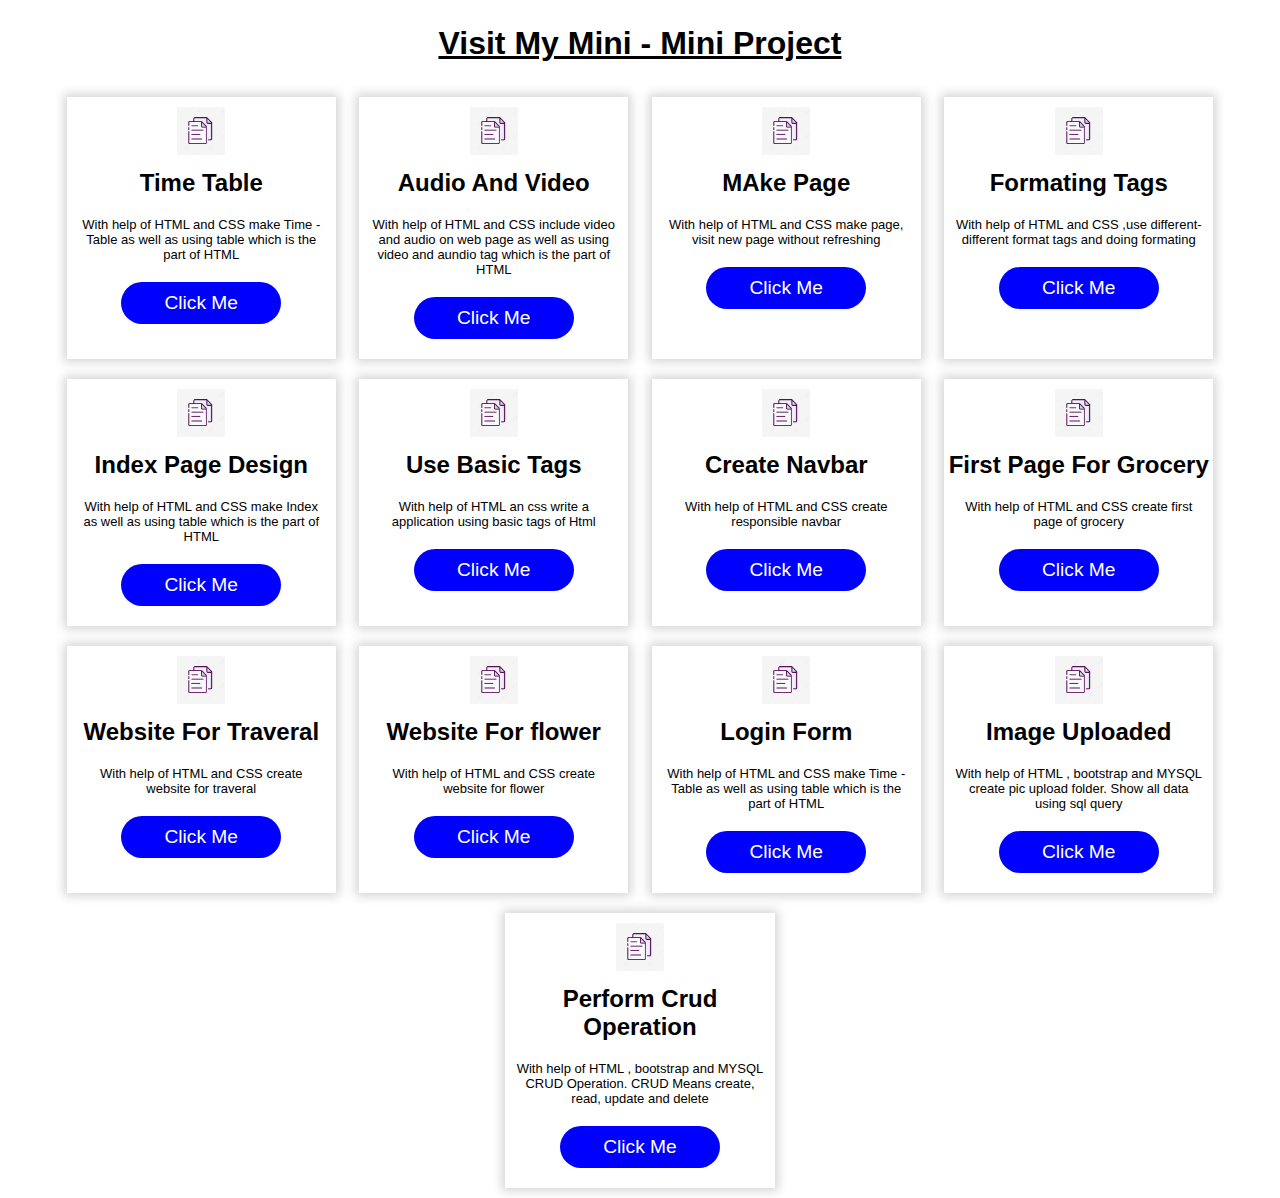
<file: index.html>
<!-- MINI PROJECTS -->
<!DOCTYPE html>
<html>
<head>
    <title>Cards</title>
<meta charset="utf-8">
<!--Link media-->
<meta name="viewport" content="width=device-width, initial-scale=1">
<!--Link media-->
<!--Link css-->
<link rel="stylesheet" type="text/css" href="css/style.css">
<!--Link css-->

</style>
</head>
<body>

<div class="header">
    <h1>Visit My Mini - Mini Project</h1>
    <div class="container">
    <div class="Item">
       <img src="images/filee.jpg"/>
       <h3>Time Table</h3>
       <p>With help of HTML and CSS make Time -Table as well as using table which is the part of HTML </p>
       <button><a href="time_table.html">Click Me</a></button>
    </div>

    <div class="Item">
        <img src="images/filee.jpg"/>
        <h3>Audio And Video</h3>
       <p>With help of HTML and CSS include video and audio on web page as well as using video and aundio tag which is the part of HTML </p>
        <button><a href="audio_video.html">Click Me</a></button>
     </div>


     <div class="Item">
        <img src="images/filee.jpg"/>
        <h3>MAke Page</h3>
        <p>With help of HTML and CSS make page, visit new page without refreshing </p>
        <button><a href="media.html">Click Me</a></button>
     </div>

     <div class="Item">
        <img src="images/filee.jpg"/>
        <h3>Formating Tags</h3>
        <p>With help of HTML and CSS ,use different-different format tags and doing formating</p>
        <button><a href="formatting_tags.html">Click Me</a></button>
     </div>

     <div class="Item">
        <img src="images/filee.jpg"/>
        <h3>Index Page Design</h3>
        <p>With help of HTML and CSS make Index as well as using table which is the part of HTML </p>
        <button><a href="index_page_design.html">Click Me</a></button>
     </div>

     <div class="Item">
        <img src="images/filee.jpg"/>
        <h3>Use Basic Tags</h3>
        <p>With help of HTML an css write a application using basic tags of Html </p>
        <button><a href="use_tags.html">Click Me</a></button>
     </div>

     <div class="Item">
        <img src="images/filee.jpg"/>
        <h3>Create Navbar</h3>
        <p>With help of HTML and CSS create responsible navbar </p>
        <button><a href="navbar/index.html">Click Me</a></button>
     </div>

     <div class="Item">
        <img src="images/filee.jpg"/>
        <h3>First Page For Grocery</h3>
        <p>With help of HTML and CSS create first page of grocery </p>
        <button><a href="./grocery/index.html">Click Me</a></button>
     </div>


     <div class="Item">
      <img src="images/filee.jpg"/>
      <h3>Website For Traveral</h3>
      <p>With help of HTML and CSS create website for traveral </p>
      <button><a href="./traveral/home.php">Click Me</a></button>
   </div>

   
   <div class="Item">
      <img src="images/filee.jpg"/>
      <h3>Website For flower</h3>
      <p>With help of HTML and CSS  create website for flower </p>
      <button><a href="./flower_site/index.html">Click Me</a></button>
   </div>

   <div class="Item">
      <img src="images/filee.jpg"/>
      <h3>Login Form</h3>
      <p>With help of HTML and CSS make Time -Table as well as using table which is the part of HTML </p>
      <button><a href="./login_form/Login_form.html">Click Me</a></button>
   </div>

   <div class="Item">
      <img src="images/filee.jpg"/>
      <h3>Image Uploaded</h3>
      <p>With help of HTML , bootstrap and MYSQL create pic upload folder. Show all data using sql query </p>
      <button><a href="image_uploaded/uploaded image.php">Click Me</a></button>
   </div>

   <div class="Item">
      <img src="images/filee.jpg"/>
      <h3>Perform Crud Operation</h3>
      <p>With help of HTML , bootstrap and MYSQL CRUD Operation. CRUD Means create, read, update and delete </p>
      <button><a href="../CRUD_OPERATION/index.php">Click Me</a></button>
   </div>

</div>
</div>

</body>
</html>
</file>
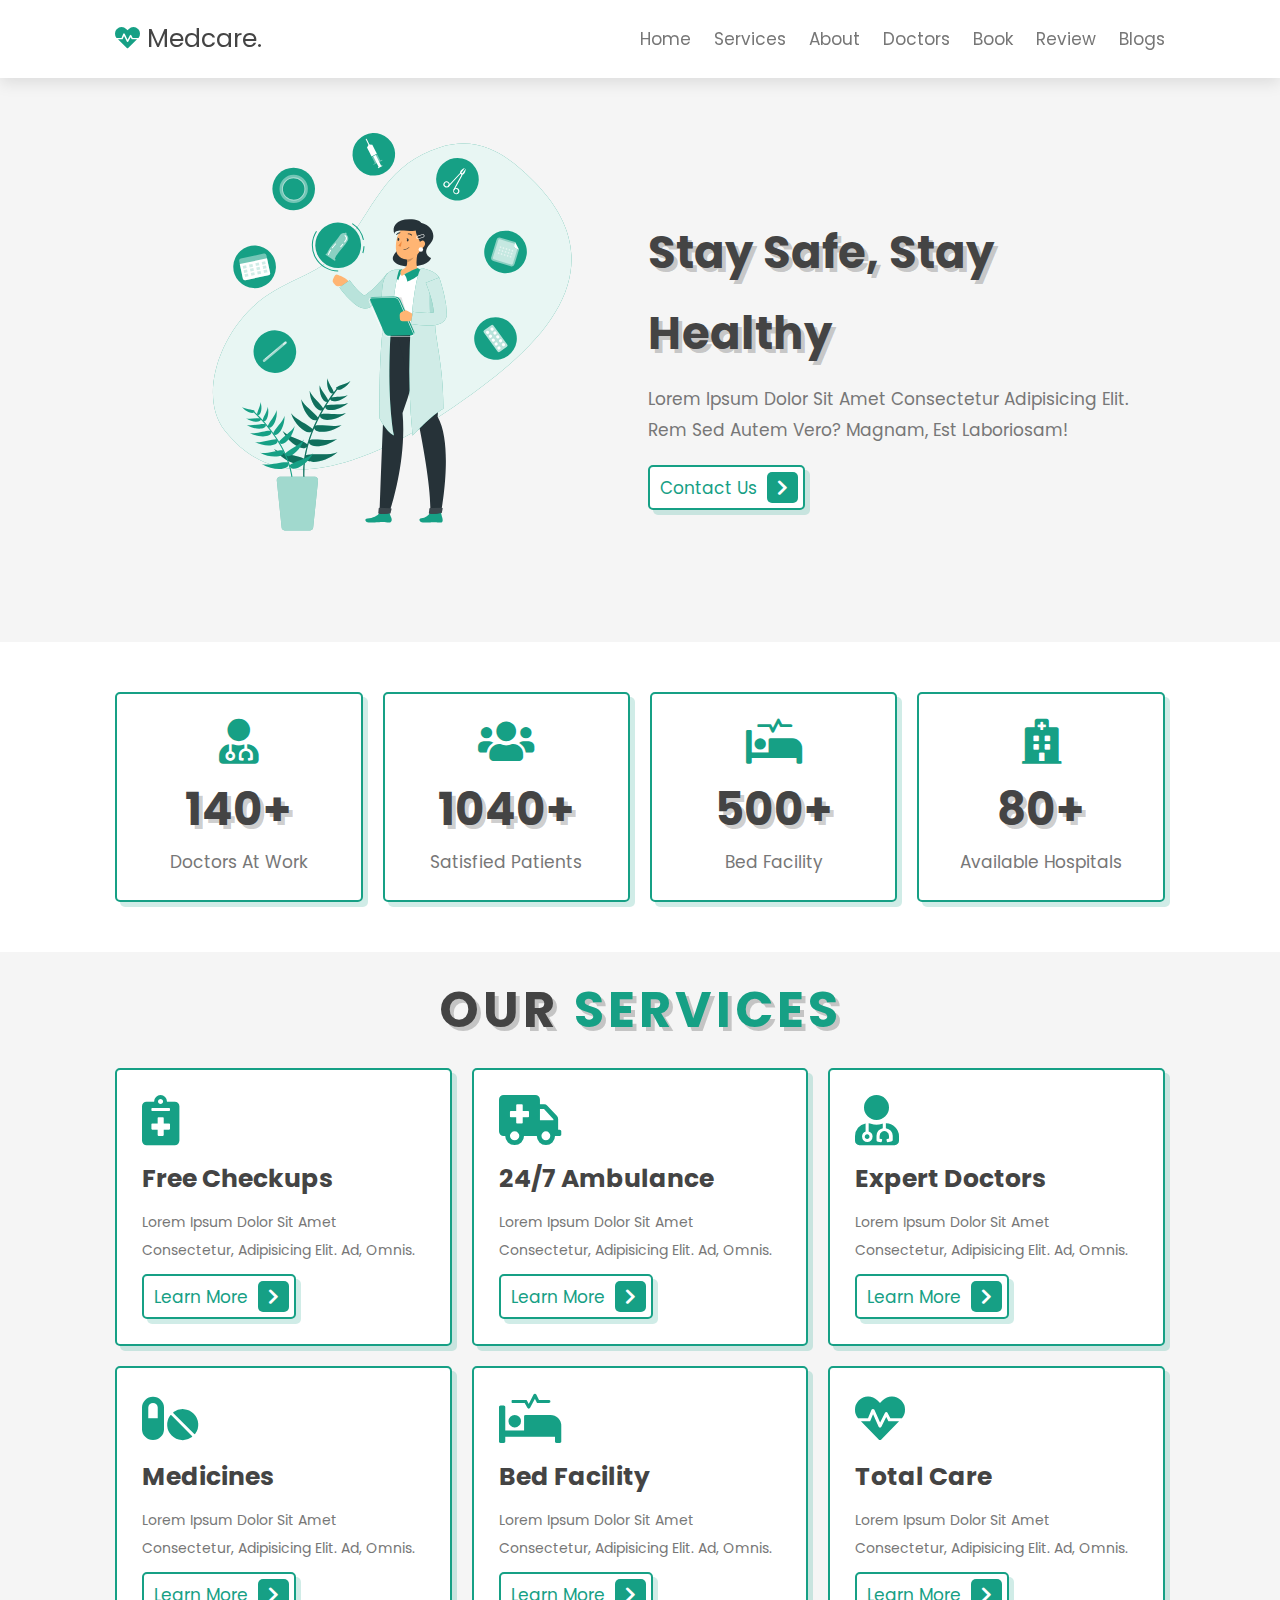
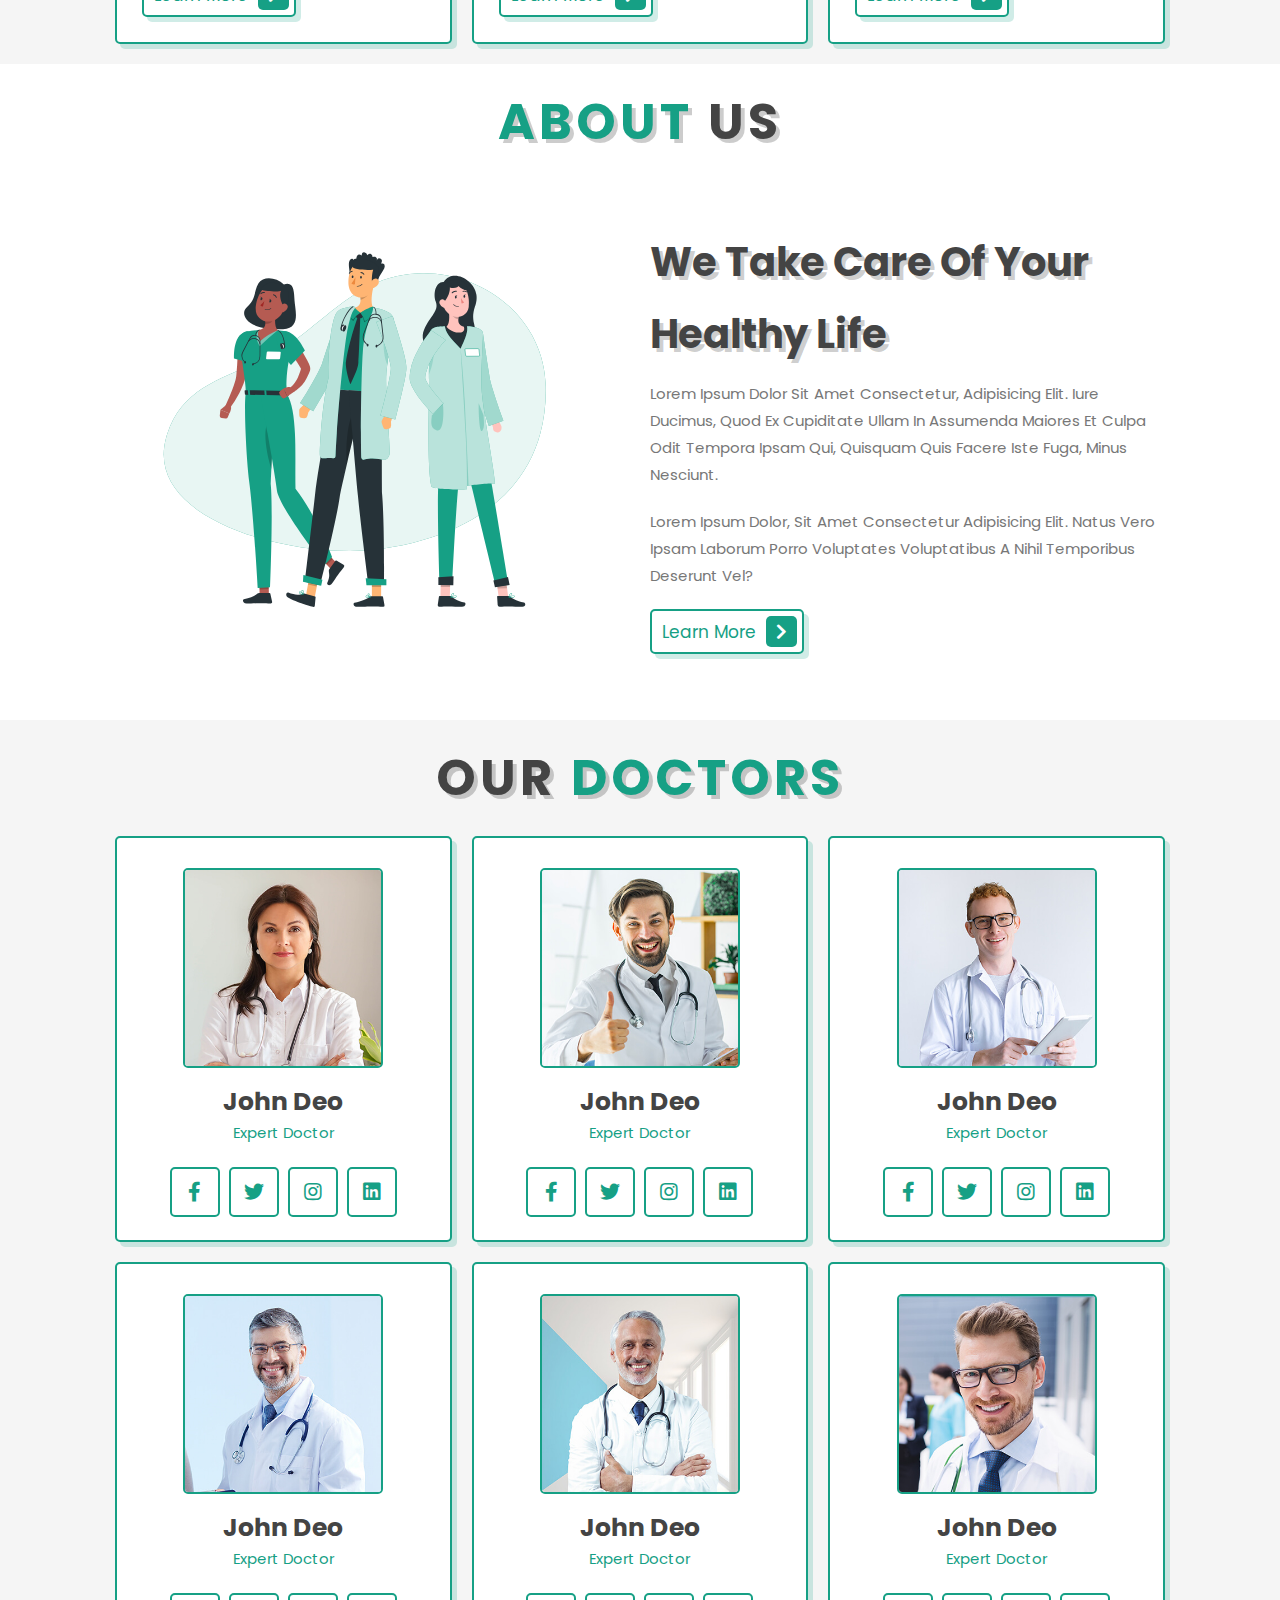
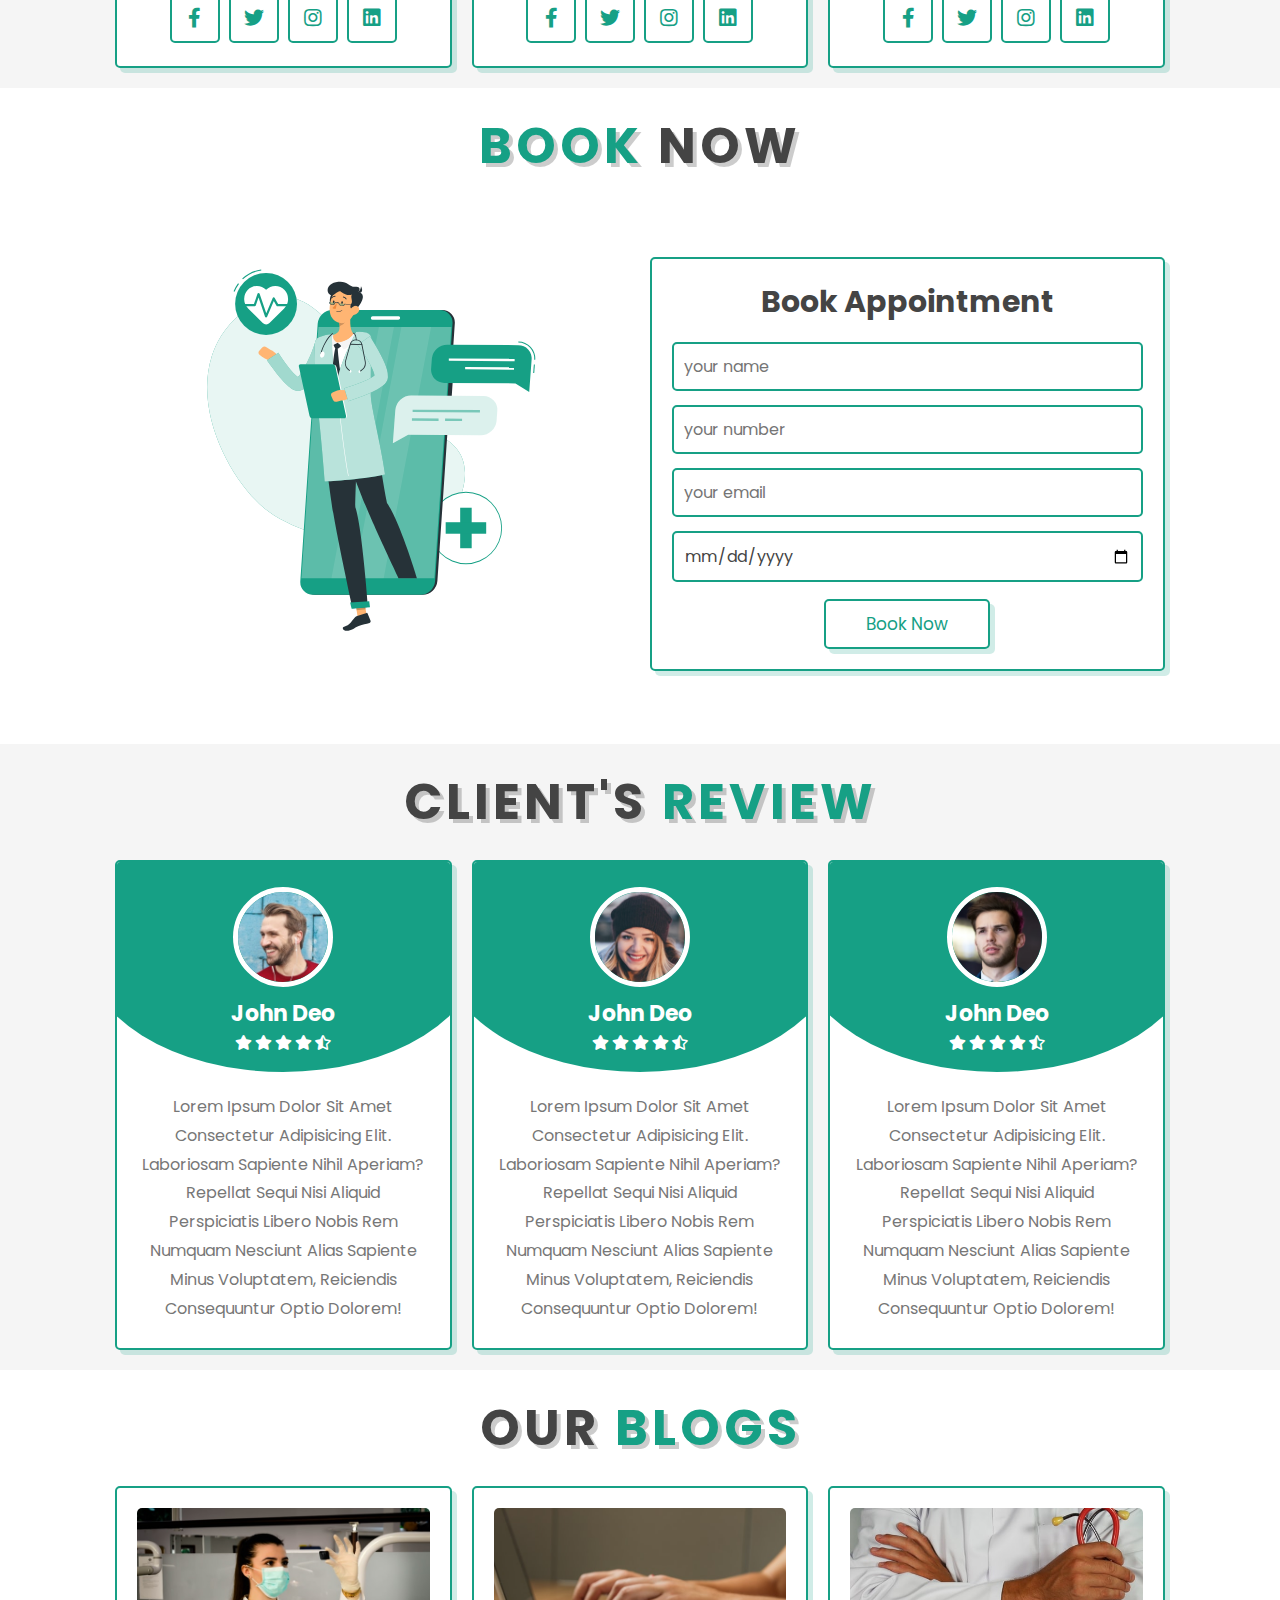
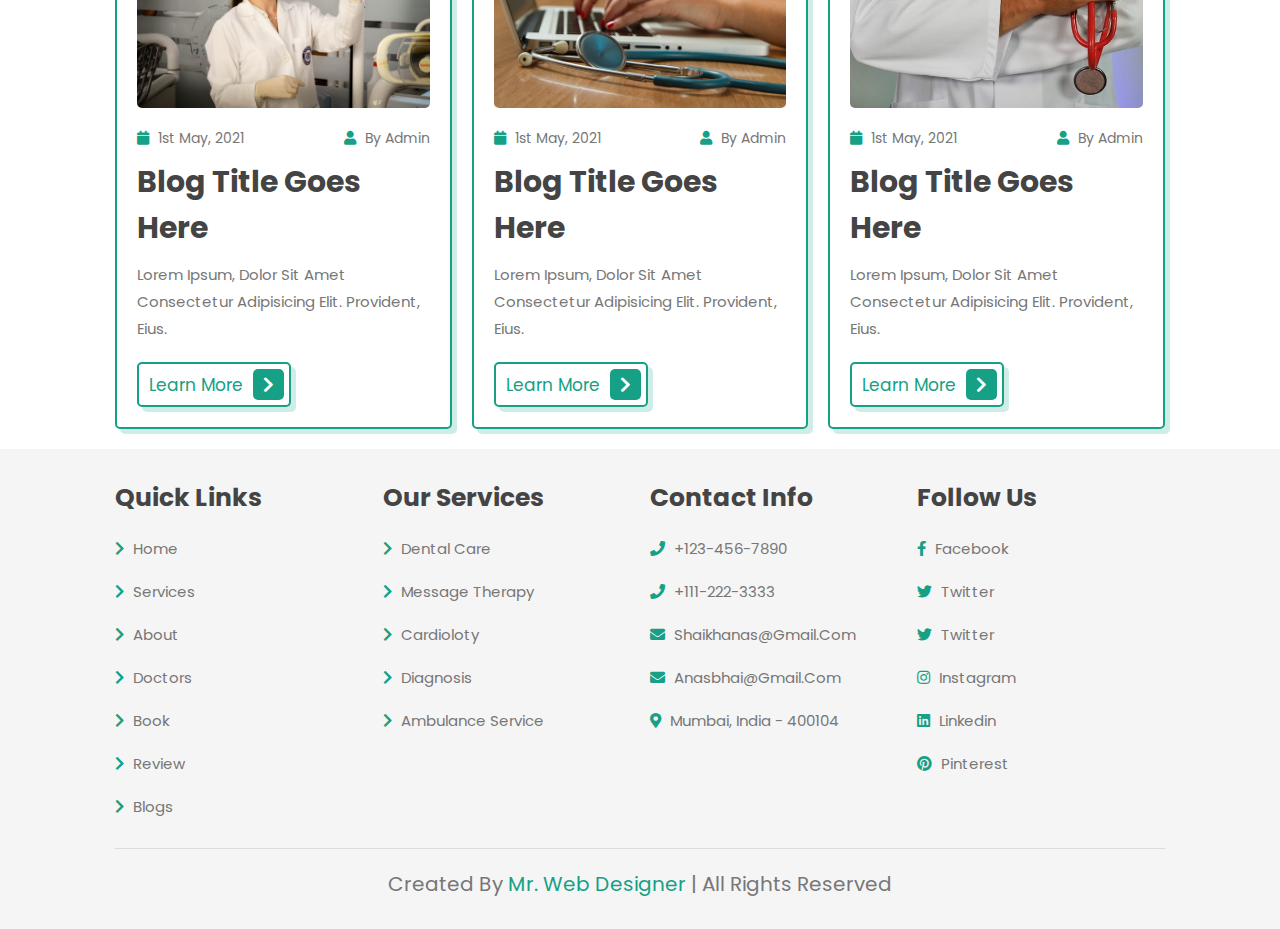
<file: doctor_project/index.html>
<!DOCTYPE html>
<html lang="en">
<head>
    <meta charset="UTF-8">
    <meta http-equiv="X-UA-Compatible" content="IE=edge">
    <meta name="viewport" content="width=device-width, initial-scale=1.0">
    <title>complete responsive hospital website design </title>

    <!-- font awesome cdn link  -->
    <link rel="stylesheet" href="https://cdnjs.cloudflare.com/ajax/libs/font-awesome/5.15.4/css/all.min.css">

    <!-- custom css file link  -->
    <link rel="stylesheet" href="css/style.css">

</head>
<body>
    
<!-- header section starts  -->

<header class="header">

    <a href="#" class="logo"> <i class="fas fa-heartbeat"></i> medcare. </a>

    <nav class="navbar">
        <a href="#home">home</a>
        <a href="#services">services</a>
        <a href="#about">about</a>
        <a href="#doctors">doctors</a>
        <a href="#book">book</a>
        <a href="#review">review</a>
        <a href="#blogs">blogs</a>
    </nav>

    <div id="menu-btn" class="fas fa-bars"></div>

</header>

<!-- header section ends -->

<!-- home section starts  -->

<section class="home" id="home">

    <div class="image">
        <img src="image/home-img.svg" alt="">
    </div>

    <div class="content">
        <h3>stay safe, stay healthy</h3>
        <p>Lorem ipsum dolor sit amet consectetur adipisicing elit. Rem sed autem vero? Magnam, est laboriosam!</p>
        <a href="#" class="btn"> contact us <span class="fas fa-chevron-right"></span> </a>
    </div>

</section>

<!-- home section ends -->

<!-- icons section starts  -->

<section class="icons-container">

    <div class="icons">
        <i class="fas fa-user-md"></i>
        <h3>140+</h3>
        <p>doctors at work</p>
    </div>

    <div class="icons">
        <i class="fas fa-users"></i>
        <h3>1040+</h3>
        <p>satisfied patients</p>
    </div>

    <div class="icons">
        <i class="fas fa-procedures"></i>
        <h3>500+</h3>
        <p>bed facility</p>
    </div>

    <div class="icons">
        <i class="fas fa-hospital"></i>
        <h3>80+</h3>
        <p>available hospitals</p>
    </div>

</section>

<!-- icons section ends -->

<!-- services section starts  -->

<section class="services" id="services">

    <h1 class="heading"> our <span>services</span> </h1>

    <div class="box-container">

        <div class="box">
            <i class="fas fa-notes-medical"></i>
            <h3>free checkups</h3>
            <p>Lorem ipsum dolor sit amet consectetur, adipisicing elit. Ad, omnis.</p>
            <a href="#" class="btn"> learn more <span class="fas fa-chevron-right"></span> </a>
        </div>

        <div class="box">
            <i class="fas fa-ambulance"></i>
            <h3>24/7 ambulance</h3>
            <p>Lorem ipsum dolor sit amet consectetur, adipisicing elit. Ad, omnis.</p>
            <a href="#" class="btn"> learn more <span class="fas fa-chevron-right"></span> </a>
        </div>

        <div class="box">
            <i class="fas fa-user-md"></i>
            <h3>expert doctors</h3>
            <p>Lorem ipsum dolor sit amet consectetur, adipisicing elit. Ad, omnis.</p>
            <a href="#" class="btn"> learn more <span class="fas fa-chevron-right"></span> </a>
        </div>

        <div class="box">
            <i class="fas fa-pills"></i>
            <h3>medicines</h3>
            <p>Lorem ipsum dolor sit amet consectetur, adipisicing elit. Ad, omnis.</p>
            <a href="#" class="btn"> learn more <span class="fas fa-chevron-right"></span> </a>
        </div>

        <div class="box">
            <i class="fas fa-procedures"></i>
            <h3>bed facility</h3>
            <p>Lorem ipsum dolor sit amet consectetur, adipisicing elit. Ad, omnis.</p>
            <a href="#" class="btn"> learn more <span class="fas fa-chevron-right"></span> </a>
        </div>

        <div class="box">
            <i class="fas fa-heartbeat"></i>
            <h3>total care</h3>
            <p>Lorem ipsum dolor sit amet consectetur, adipisicing elit. Ad, omnis.</p>
            <a href="#" class="btn"> learn more <span class="fas fa-chevron-right"></span> </a>
        </div>

    </div>

</section>

<!-- services section ends -->

<!-- about section starts  -->

<section class="about" id="about">

    <h1 class="heading"> <span>about</span> us </h1>

    <div class="row">

        <div class="image">
            <img src="image/about-img.svg" alt="">
        </div>

        <div class="content">
            <h3>we take care of your healthy life</h3>
            <p>Lorem ipsum dolor sit amet consectetur, adipisicing elit. Iure ducimus, quod ex cupiditate ullam in assumenda maiores et culpa odit tempora ipsam qui, quisquam quis facere iste fuga, minus nesciunt.</p>
            <p>Lorem ipsum dolor, sit amet consectetur adipisicing elit. Natus vero ipsam laborum porro voluptates voluptatibus a nihil temporibus deserunt vel?</p>
            <a href="#" class="btn"> learn more <span class="fas fa-chevron-right"></span> </a>
        </div>

    </div>

</section>

<!-- about section ends -->

<!-- doctors section starts  -->

<section class="doctors" id="doctors">

    <h1 class="heading"> our <span>doctors</span> </h1>

    <div class="box-container">

        <div class="box">
            <img src="image/doc-1.jpg" alt="">
            <h3>john deo</h3>
            <span>expert doctor</span>
            <div class="share">
                <a href="#" class="fab fa-facebook-f"></a>
                <a href="#" class="fab fa-twitter"></a>
                <a href="#" class="fab fa-instagram"></a>
                <a href="#" class="fab fa-linkedin"></a>
            </div>
        </div>

        <div class="box">
            <img src="image/doc-2.jpg" alt="">
            <h3>john deo</h3>
            <span>expert doctor</span>
            <div class="share">
                <a href="#" class="fab fa-facebook-f"></a>
                <a href="#" class="fab fa-twitter"></a>
                <a href="#" class="fab fa-instagram"></a>
                <a href="#" class="fab fa-linkedin"></a>
            </div>
        </div>

        <div class="box">
            <img src="image/doc-3.jpg" alt="">
            <h3>john deo</h3>
            <span>expert doctor</span>
            <div class="share">
                <a href="#" class="fab fa-facebook-f"></a>
                <a href="#" class="fab fa-twitter"></a>
                <a href="#" class="fab fa-instagram"></a>
                <a href="#" class="fab fa-linkedin"></a>
            </div>
        </div>

        <div class="box">
            <img src="image/doc-4.jpg" alt="">
            <h3>john deo</h3>
            <span>expert doctor</span>
            <div class="share">
                <a href="#" class="fab fa-facebook-f"></a>
                <a href="#" class="fab fa-twitter"></a>
                <a href="#" class="fab fa-instagram"></a>
                <a href="#" class="fab fa-linkedin"></a>
            </div>
        </div>

        <div class="box">
            <img src="image/doc-5.jpg" alt="">
            <h3>john deo</h3>
            <span>expert doctor</span>
            <div class="share">
                <a href="#" class="fab fa-facebook-f"></a>
                <a href="#" class="fab fa-twitter"></a>
                <a href="#" class="fab fa-instagram"></a>
                <a href="#" class="fab fa-linkedin"></a>
            </div>
        </div>

        <div class="box">
            <img src="image/doc-6.jpg" alt="">
            <h3>john deo</h3>
            <span>expert doctor</span>
            <div class="share">
                <a href="#" class="fab fa-facebook-f"></a>
                <a href="#" class="fab fa-twitter"></a>
                <a href="#" class="fab fa-instagram"></a>
                <a href="#" class="fab fa-linkedin"></a>
            </div>
        </div>

    </div>

</section>

<!-- doctors section ends -->

<!-- booking section starts   -->

<section class="book" id="book">

    <h1 class="heading"> <span>book</span> now </h1>    

    <div class="row">

        <div class="image">
            <img src="image/book-img.svg" alt="">
        </div>

        <form action="">
            <h3>book appointment</h3>
            <input type="text" placeholder="your name" class="box">
            <input type="number" placeholder="your number" class="box">
            <input type="email" placeholder="your email" class="box">
            <input type="date" class="box">
            <input type="submit" value="book now" class="btn">
        </form>

    </div>

</section>

<!-- booking section ends -->

<!-- review section starts  -->

<section class="review" id="review">
    
    <h1 class="heading"> client's <span>review</span> </h1>

    <div class="box-container">

        <div class="box">
            <img src="image/pic-1.png" alt="">
            <h3>john deo</h3>
            <div class="stars">
                <i class="fas fa-star"></i>
                <i class="fas fa-star"></i>
                <i class="fas fa-star"></i>
                <i class="fas fa-star"></i>
                <i class="fas fa-star-half-alt"></i>
            </div>
            <p class="text">Lorem ipsum dolor sit amet consectetur adipisicing elit. Laboriosam sapiente nihil aperiam? Repellat sequi nisi aliquid perspiciatis libero nobis rem numquam nesciunt alias sapiente minus voluptatem, reiciendis consequuntur optio dolorem!</p>
        </div>

        <div class="box">
            <img src="image/pic-2.png" alt="">
            <h3>john deo</h3>
            <div class="stars">
                <i class="fas fa-star"></i>
                <i class="fas fa-star"></i>
                <i class="fas fa-star"></i>
                <i class="fas fa-star"></i>
                <i class="fas fa-star-half-alt"></i>
            </div>
            <p class="text">Lorem ipsum dolor sit amet consectetur adipisicing elit. Laboriosam sapiente nihil aperiam? Repellat sequi nisi aliquid perspiciatis libero nobis rem numquam nesciunt alias sapiente minus voluptatem, reiciendis consequuntur optio dolorem!</p>
        </div>

        <div class="box">
            <img src="image/pic-3.png" alt="">
            <h3>john deo</h3>
            <div class="stars">
                <i class="fas fa-star"></i>
                <i class="fas fa-star"></i>
                <i class="fas fa-star"></i>
                <i class="fas fa-star"></i>
                <i class="fas fa-star-half-alt"></i>
            </div>
            <p class="text">Lorem ipsum dolor sit amet consectetur adipisicing elit. Laboriosam sapiente nihil aperiam? Repellat sequi nisi aliquid perspiciatis libero nobis rem numquam nesciunt alias sapiente minus voluptatem, reiciendis consequuntur optio dolorem!</p>
        </div>

    </div>

</section>

<!-- review section ends -->

<!-- blogs section starts  -->

<section class="blogs" id="blogs">

    <h1 class="heading"> our <span>blogs</span> </h1>

    <div class="box-container">

        <div class="box">
            <div class="image">
                <img src="image/blog-1.jpg" alt="">
            </div>
            <div class="content">
                <div class="icon">
                    <a href="#"> <i class="fas fa-calendar"></i> 1st may, 2021 </a>
                    <a href="#"> <i class="fas fa-user"></i> by admin </a>
                </div>
                <h3>blog title goes here</h3>
                <p>Lorem ipsum, dolor sit amet consectetur adipisicing elit. Provident, eius.</p>
                <a href="#" class="btn"> learn more <span class="fas fa-chevron-right"></span> </a>
            </div>
        </div>

        <div class="box">
            <div class="image">
                <img src="image/blog-2.jpg" alt="">
            </div>
            <div class="content">
                <div class="icon">
                    <a href="#"> <i class="fas fa-calendar"></i> 1st may, 2021 </a>
                    <a href="#"> <i class="fas fa-user"></i> by admin </a>
                </div>
                <h3>blog title goes here</h3>
                <p>Lorem ipsum, dolor sit amet consectetur adipisicing elit. Provident, eius.</p>
                <a href="#" class="btn"> learn more <span class="fas fa-chevron-right"></span> </a>
            </div>
        </div>

        <div class="box">
            <div class="image">
                <img src="image/blog-3.jpg" alt="">
            </div>
            <div class="content">
                <div class="icon">
                    <a href="#"> <i class="fas fa-calendar"></i> 1st may, 2021 </a>
                    <a href="#"> <i class="fas fa-user"></i> by admin </a>
                </div>
                <h3>blog title goes here</h3>
                <p>Lorem ipsum, dolor sit amet consectetur adipisicing elit. Provident, eius.</p>
                <a href="#" class="btn"> learn more <span class="fas fa-chevron-right"></span> </a>
            </div>
        </div>

    </div>

</section>

<!-- blogs section ends -->

<!-- footer section starts  -->

<section class="footer">

    <div class="box-container">

        <div class="box">
            <h3>quick links</h3>
            <a href="#"> <i class="fas fa-chevron-right"></i> home </a>
            <a href="#"> <i class="fas fa-chevron-right"></i> services </a>
            <a href="#"> <i class="fas fa-chevron-right"></i> about </a>
            <a href="#"> <i class="fas fa-chevron-right"></i> doctors </a>
            <a href="#"> <i class="fas fa-chevron-right"></i> book </a>
            <a href="#"> <i class="fas fa-chevron-right"></i> review </a>
            <a href="#"> <i class="fas fa-chevron-right"></i> blogs </a>
        </div>

        <div class="box">
            <h3>our services</h3>
            <a href="#"> <i class="fas fa-chevron-right"></i> dental care </a>
            <a href="#"> <i class="fas fa-chevron-right"></i> message therapy </a>
            <a href="#"> <i class="fas fa-chevron-right"></i> cardioloty </a>
            <a href="#"> <i class="fas fa-chevron-right"></i> diagnosis </a>
            <a href="#"> <i class="fas fa-chevron-right"></i> ambulance service </a>
        </div>

        <div class="box">
            <h3>contact info</h3>
            <a href="#"> <i class="fas fa-phone"></i> +123-456-7890 </a>
            <a href="#"> <i class="fas fa-phone"></i> +111-222-3333 </a>
            <a href="#"> <i class="fas fa-envelope"></i> shaikhanas@gmail.com </a>
            <a href="#"> <i class="fas fa-envelope"></i> anasbhai@gmail.com </a>
            <a href="#"> <i class="fas fa-map-marker-alt"></i> mumbai, india - 400104 </a>
        </div>

        <div class="box">
            <h3>follow us</h3>
            <a href="#"> <i class="fab fa-facebook-f"></i> facebook </a>
            <a href="#"> <i class="fab fa-twitter"></i> twitter </a>
            <a href="#"> <i class="fab fa-twitter"></i> twitter </a>
            <a href="#"> <i class="fab fa-instagram"></i> instagram </a>
            <a href="#"> <i class="fab fa-linkedin"></i> linkedin </a>
            <a href="#"> <i class="fab fa-pinterest"></i> pinterest </a>
        </div>

    </div>

    <div class="credit"> created by <span>mr. web designer</span> | all rights reserved </div>

</section>

<!-- footer section ends -->


















<!-- custom js file link  -->
<script src="js/script.js"></script>

</body>
</html>
</file>
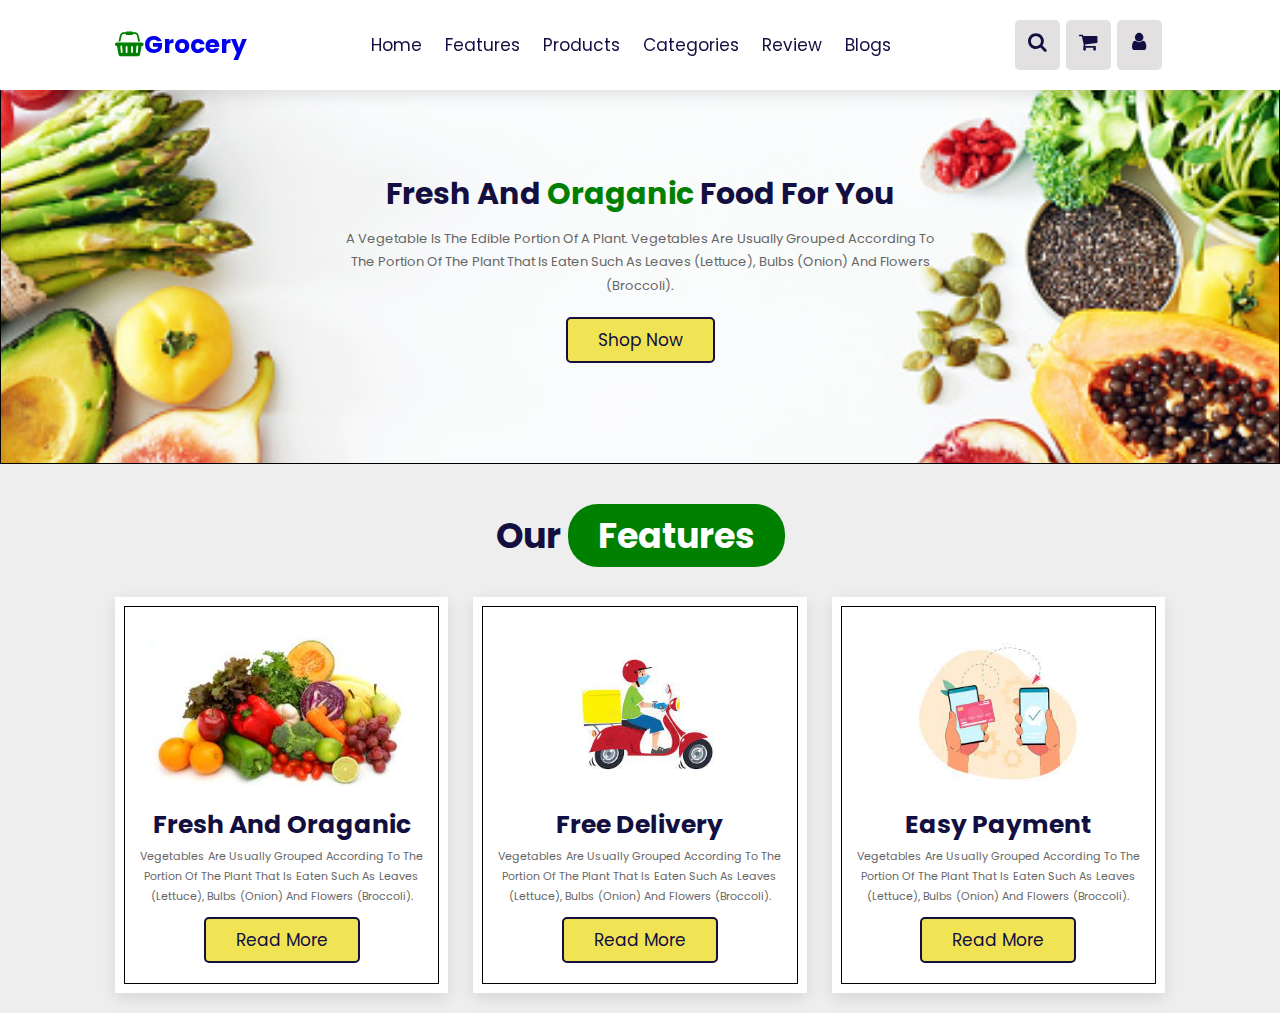
<file: grocery/index.html>
<!DOCTYPE html>
<html>
  <head>
    <title>Grocery Store By sonam</title>
    <!--code for font awesome cdn-->
    <link
      rel="stylesheet"
      href="https://cdnjs.cloudflare.com/ajax/libs/font-awesome/4.7.0/css/font-awesome.min.css"
    />
    <!--code for font awesome cdn-->

    <!--code for linking css file-->
    <link
      rel="stylesheet"
      type="text/css"
      href="css/style.css"
    />
    <!--code for linking css file-->
   


    <meta name="viewport" content="width=device-width, initial-scale=1.0" />

      </head>
  <body>
    <!--Header section-->
    <header class="header">
      <a href="#" class="logo"><i class="fa fa-shopping-basket"></i>Grocery</a>

      <nav class="navbar">
        <a href="#home">home</a>
        <a href="#features">features</a>
        <a href="#products">products</a>
        <a href="#categories">categories</a>
        <a href="#review">review</a>
        <a href="#blogs">blogs</a>
      </nav>

      <div class="icons">
        <div class="fa fa-bars" id="menu-btn"></div>
        <div class="fa fa-search" id="search-btn"></div>
        <div class="fa fa-shopping-cart" id="cart-btn"></div>
        <div class="fa fa-user" id="login-btn"></div>
      </div>

      <form class="search-form">
        <input
          type="search"
          id="search-box"
          name=""
          placeholder="search Here....."
        />
        <label for="search-box" class="fa fa-search"></label>
      </form>

      <div class="shopping-cart">
        <div class="box">
          <i class="fa fa-trash"></i>
          <img src="image/chiken.jpg" />
          <div class="content">
            <h3 class="tag">Chiken</h3>
            <span class="pricee">Rs=300/-</span>
            <span class="quantity">Qt: 1</span>
          </div>
        </div>

        <div class="box">
          <i class="fa fa-trash"></i>
          <img src="image/onion.jpg" />
          <div class="content">
            <h3>Onion</h3>
            <span class="price">Rs=100/-</span>
            <span class="quantity">Qt: 1</span>
          </div>
        </div>

        <div class="box">
          <i class="fa fa-trash"></i>
          <img src="image/watermelon.jpg" />
          <div class="content">
            <h3 class="taag">watermelon</h3>
            <span class="pricee">Rs=50/-</span>
            <span class="quantity">Qt: 1</span>
          </div>
        </div>

        <div class="total">total : $18.97/-</div>
        <a href="#" class="btn">Checkout</a>
      </div>

      <form action="#" class="login-form">
        <h3>login now</h3>
        <input type="email" placeholder="your email" class="box" />
        <input type="password" placeholder="your password" class="box" />
        <p class="p">Forgot your password <a href="#">Clik Here</a></p>
        <p class="p">Dont have an Account <a href="#">Create Now</a></p>
        <input type="submit" value="Login Now" class="btn" />
      </form>
    </header>
    <!--Header section-->

    <!--Baner section-->
    <section class="home" id="home">
      <div class="content">
        <h3>Fresh And <span>Oraganic</span> Food For You</h3>
        <p>
          A vegetable is the edible portion of a plant. Vegetables are usually
          grouped according to the portion of the plant that is eaten such as
          leaves (lettuce), bulbs (onion) and flowers (broccoli).
        </p>
        <a href="#" class="btn">Shop Now</a>
      </div>
    </section>
    <!--Baner section-->

    <!--Our features section-->
    <section class="features" id="features">
      <h1 class="heading">Our <span>Features</span></h1>
      <div class="box-container">
        <div class="box">
          <img src="image/Fruits-and-Vegetables.jpg" />
          <h3>Fresh And Oraganic</h3>
          <p>
            Vegetables are usually grouped according to the portion of the plant
            that is eaten such as leaves (lettuce), bulbs (onion) and flowers
            (broccoli).
          </p>
          <a href="#" class="btn">Read More</a>
        </div>

        <div class="box">
          <img src="image/delivery.jpg" />
          <h3>Free Delivery</h3>
          <p>
            Vegetables are usually grouped according to the portion of the plant
            that is eaten such as leaves (lettuce), bulbs (onion) and flowers
            (broccoli).
          </p>
          <a href="#" class="btn">Read More</a>
        </div>

        <div class="box">
          <img src="image/payment.jpg" />
          <h3>Easy Payment</h3>
          <p>
            Vegetables are usually grouped according to the portion of the plant
            that is eaten such as leaves (lettuce), bulbs (onion) and flowers
            (broccoli).
          </p>
          <a href="#" class="btn">Read More</a>
        </div>
      </div>
    </section>



    

    <!--code for linking js file-->
    <script src="js/script.js"></script>
    <!--code for linking js file-->

    
  </body>
</html>
</file>
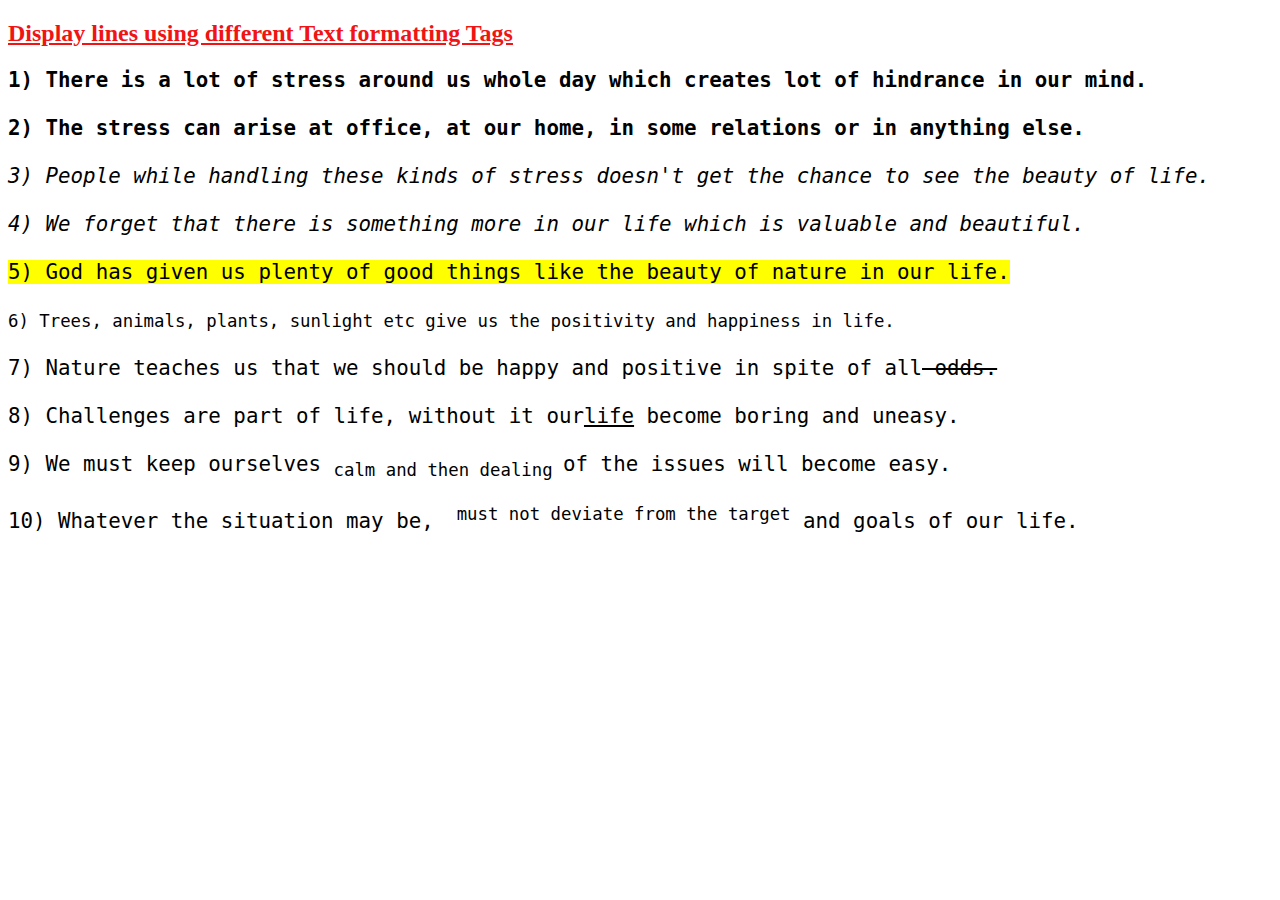
<file: formatting_tags.html>
<!DOCTYPE html>
<html>
    <head>
        <title>5th practical</title>
    </head>
    <style>
        pre{
            font-size: 1.3rem;
        }
        h2{
           
            text-decoration: underline;
            color: rgb(240, 20, 20);
        }
    </style>
<body>

<h2><b>Display lines using different Text formatting Tags</b></h2>

<pre>
<b>1) There is a lot of stress around us whole day which creates lot of hindrance in our mind.</b>

<strong>2) The stress can arise at office, at our home, in some relations or in anything else.</strong>

<i>3) People while handling these kinds of stress doesn't get the chance to see the beauty of life.</i>

<em>4) We forget that there is something more in our life which is valuable and beautiful.</em>

<mark>5) God has given us plenty of good things like the beauty of nature in our life.</mark>

<small>6) Trees, animals, plants, sunlight etc give us the positivity and happiness in life.</small>

7) Nature teaches us that we should be happy and positive in spite of all<del> odds.</del>

8) Challenges are part of life, without it our<ins>life</ins> become boring and uneasy.

9) We must keep ourselves <sub>calm and then dealing </sub>of the issues will become easy.

10) Whatever the situation may be, <sup> must not deviate from the target</sup> and goals of our life.
</pre>


</body>
</html>
</file>
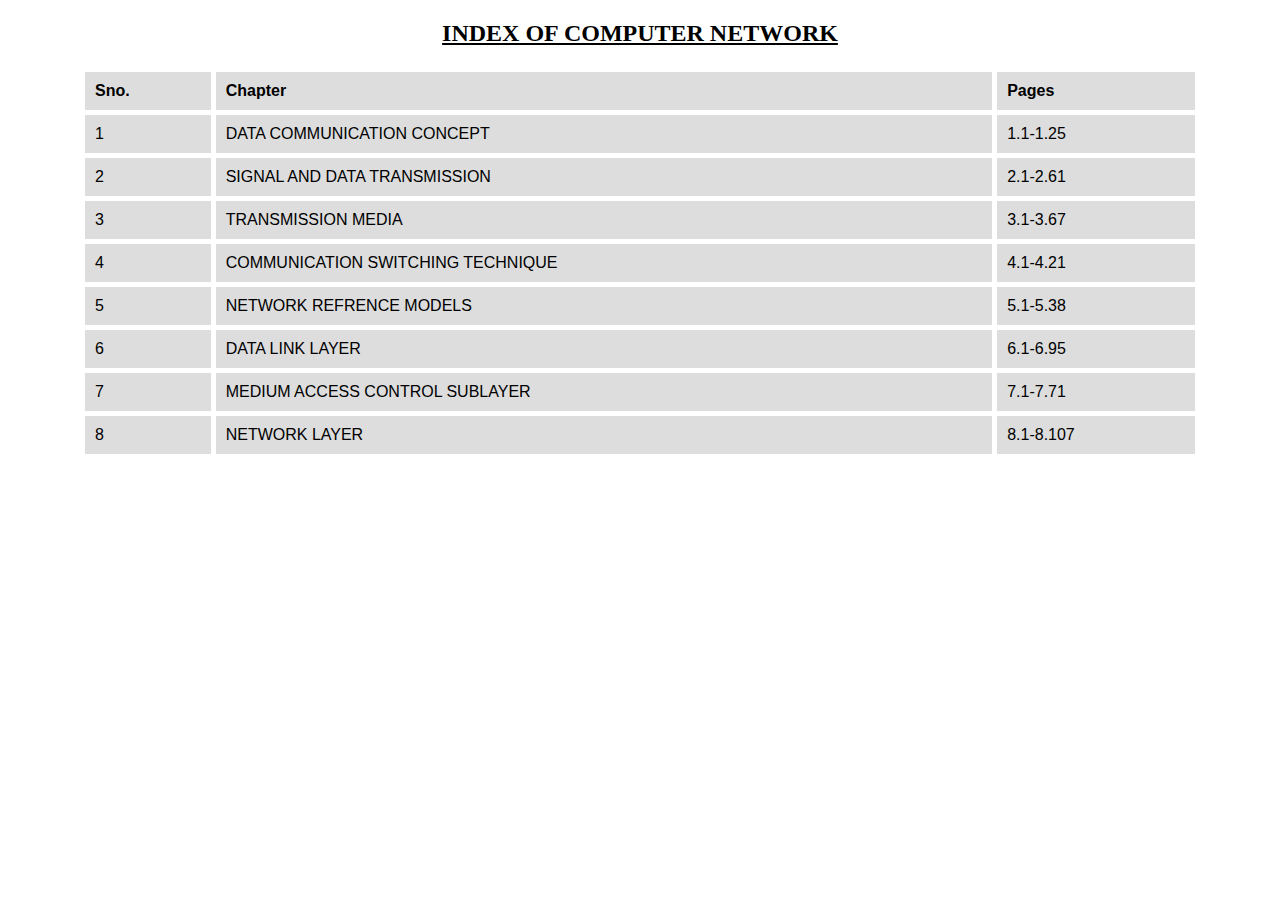
<file: index_page_design.html>
<!DOCTYPE html>
<html>
  <head>
    <title>First Practical</title>
    <style>
        table {
          font-family: arial, sans-serif;
          border-collapse: collapse;
          width: 70rem;
         
          margin:auto;
        }
        body{
            margin: auto;
           
        }
        
        td, th {
          text-align: left;
          padding: 10px;
          background-color: #dddddd;
         
        }
       
        table, th, td {
        border: 5px solid white;
        border-collapse: collapse;
        }
      
        h2{
            text-align: center;
            text-decoration: underline;
        }
        </style>
    
</head>
  <body>
    <h2>INDEX OF COMPUTER NETWORK</h2>

<table>
  <tr  style="width:50%">
    <th>Sno.</th>
    <th>Chapter</th>
    <th>Pages</th>
  </tr>
  <tr>
    <td>1</td>
    <td>DATA COMMUNICATION CONCEPT</td>
    <td>1.1-1.25</td>
  </tr>
  <tr>
    <td>2</td>
    <td>SIGNAL AND DATA TRANSMISSION</td>
    <td>2.1-2.61</td>
  </tr>
  <tr>
    <td>3</td>
    <td>TRANSMISSION MEDIA</td>
    <td>3.1-3.67</td>
  </tr>
  <tr>
    <td>4</td>
    <td>COMMUNICATION SWITCHING TECHNIQUE</td>
    <td>4.1-4.21</td>
  </tr>
  <tr>
    <td>5</td>
    <td>NETWORK REFRENCE MODELS</td>
    <td>5.1-5.38</td>
  </tr>
  <tr>
    <td>6</td>
    <td>DATA LINK LAYER</td>
    <td>6.1-6.95</td>
  </tr>

  <tr>
    <td>7</td>
    <td>MEDIUM ACCESS CONTROL SUBLAYER</td>
    <td>7.1-7.71</td>
  </tr>

  <tr>
    <td>8</td>
    <td>NETWORK LAYER</td>
    <td>8.1-8.107</td>
  </tr>
</table>

 </body>
</html>
</file>
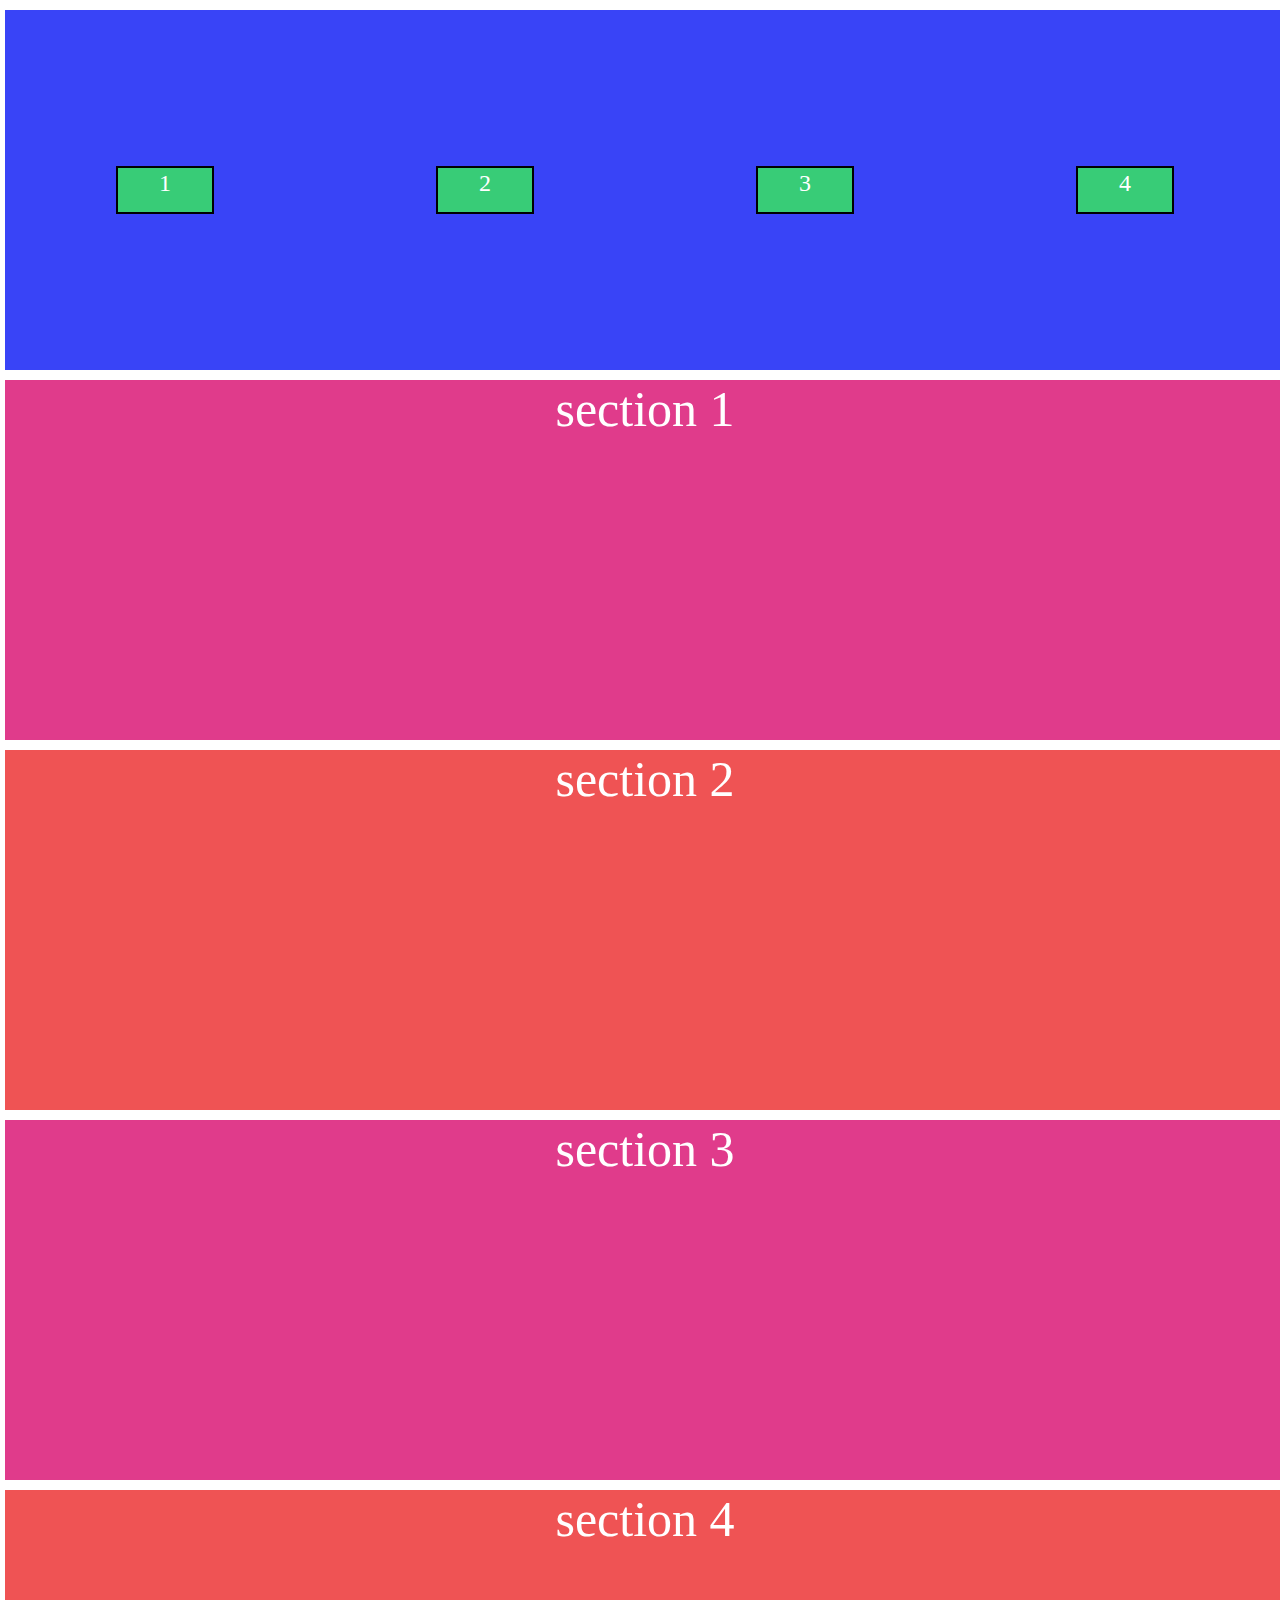
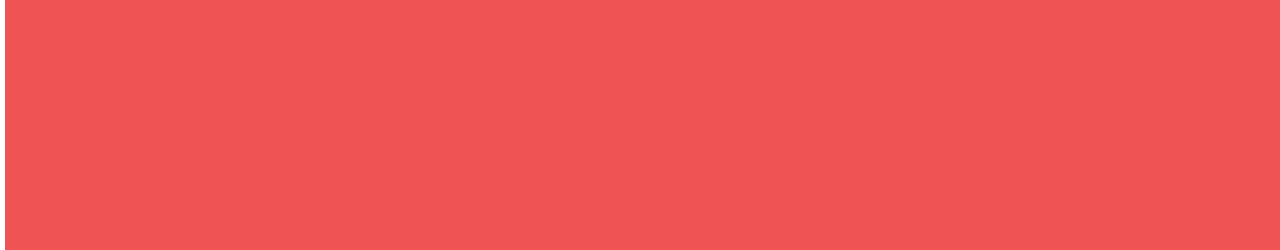
<file: media.html>
<!DOCTYPE html>
<html lang="en">
  
<head>
    <meta charset="UTF-8">
    <meta http-equiv="X-UA-Compatible" content="IE=edge">
    <meta name="viewport" content=
        "width=device-width, initial-scale=1.0">
    <title>4th practical</title>
  
    <style>
        * {
            margin: 0;
            padding: 0;
        }
          
        body {
            width: 100vw;
            height: 100vh;
        }
          
        .section {
            width: 100vw;
            height: 40vh;
            background-color: #EF5354;
            font-size: 50px;
            color: white;
            text-align: center;
            margin: 10px 5px;
        }
          
        .one,
        .three {
            background-color: #E03B8B;
        }
          
        .nav {
            width: 100vw;
            height: 40vh;
            background-color: #3944F7;
            font-size: x-large;
            color: white;
            text-align: center;
            margin: 10px 5px;
            display: flex;
            flex-direction: row;
            justify-content: space-around;
            place-items: center;
        }
          
        .btn {
            color: white;
            background-color: #38CC77;
            height: 40px;
            width: 90px;
            padding: 2px;
            border: 2px solid black;
            text-decoration: none;
        }
    </style>
</head>
  
<body>
    <div class="nav">
        <a href="#section1" class="btn">1</a>
        <a href="#section2" class="btn">2</a>
        <a href="#section3" class="btn">3</a>
        <a href="#section4" class="btn">4</a>
    </div>
    <div class="section one" id="section1">
        section 1
    </div>
    <div class="section two" id="section2">
        section 2
    </div>
    <div class="section three" id="section3">
        section 3
    </div>
    <div class="section four" id="section4">
        section 4
    </div>
</body>
  
</html>
</file>
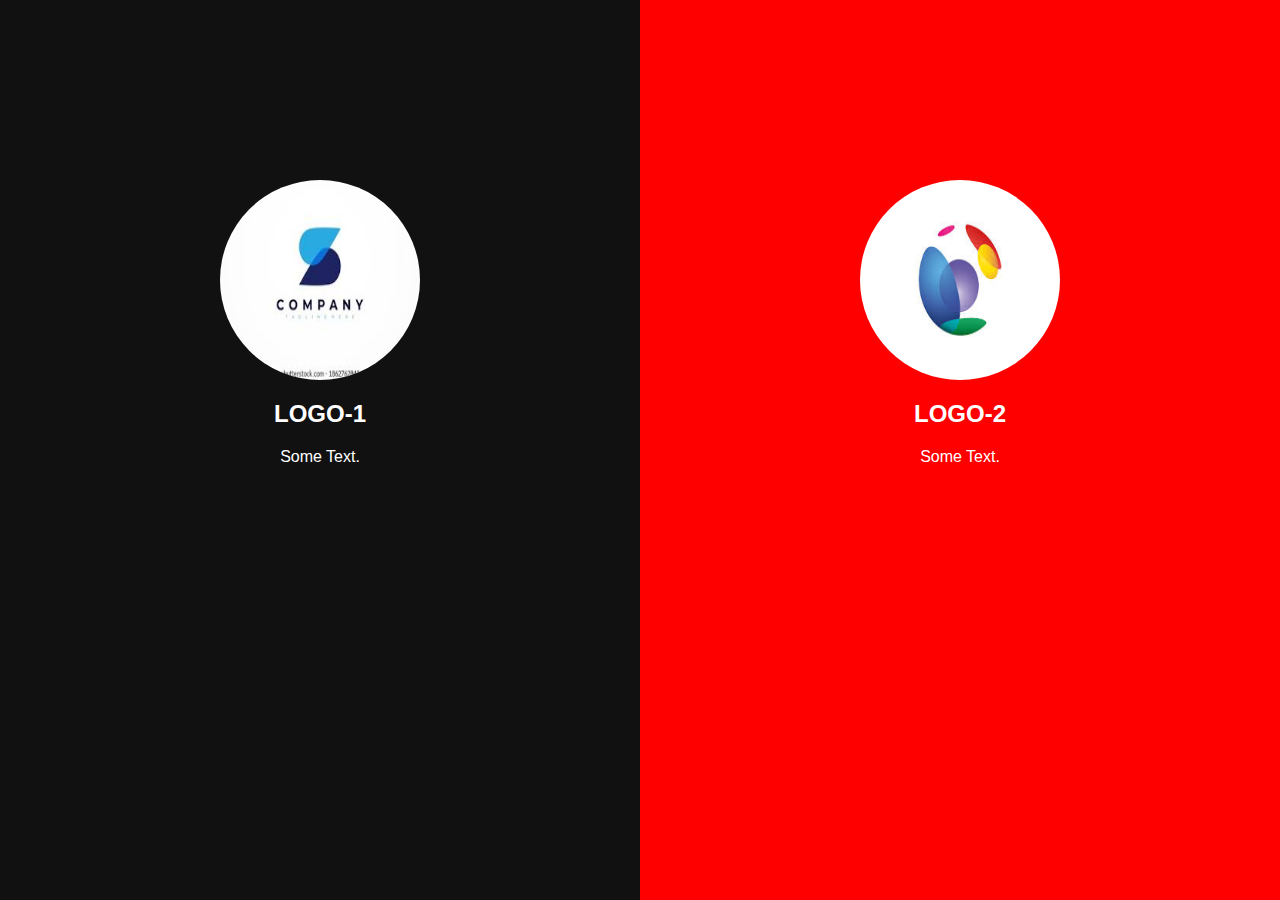
<file: split_screen.html>
<!DOCTYPE>
<html>
    <header>
        <title>Split Screen</title>
    </header>
    <style>
        body{
            font-family: Arial;
            color: white;
            display: flex;
        }
        .split{
            height: 100%;
            width: 50%;
            position: fixed;
            top: 0;
            padding-top: 20px;

        }
        .left{
            left: 0;
            background-color: #111;
        }
        .right{
            right: 0;
            background-color: red;

        }
        .centered{
           text-align: center;
           margin-top: 10rem;
           
        }
        .centered img{
        width: 200px;
        height: 200px;
        border-radius: 50%;
        border: none;
        align-items: center;
        }
        .centered img p h3{
            text-align: center;
        }
    </style>
<body>
    <div class="split left">
        <div class="centered">
      <img src="images/logo1.jpg">
      <h2>LOGO-1</h2>
      <p>Some Text.</p>
        </div>
    </div>

    <div class="split right">
        <div class="centered">
      <img src="images/logo2.jpg">
      <h2>LOGO-2</h2>
      <p>Some Text.</p>
        </div>
    </div>
</body>
</html>
</file>
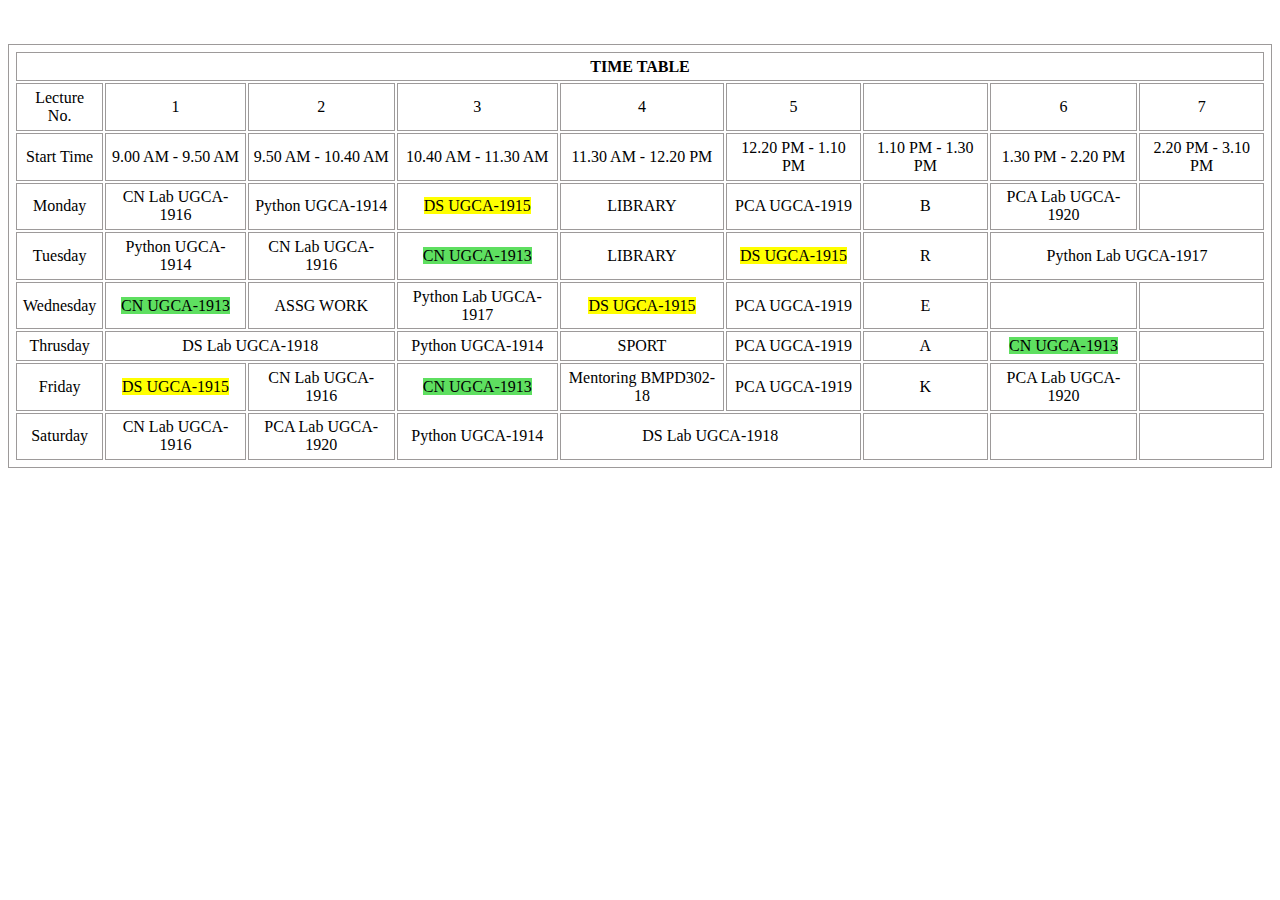
<file: time_table.html>
<!DOCTYPE html>
<html>
    <head>
        <title>6th practical</title>
    </head>
<style>
table, th, td {
  border:1px solid rgb(157, 154, 154);
}
.time-table{

}
table, th, td {
    text-align: center;
    padding: 0.3rem;
}
</style>
<body>
<!-- time table of 4 sem -->
<br><br>

<table style="width:100%">
  <tr class="time table">
    <th colspan="9">TIME TABLE</th>
    
  </tr>
  <tr>
    <td>Lecture No.</td>
    <td>1</td>
    <td>2</td>
    <td>3</td>
    <td>4</td>
    <td>5</td>
    <td colspan="1"></td>
    <td>6</td>
    <td>7</td>
  </tr>
  <tr>
    <td>Start Time</td>
    <td>9.00 AM - 9.50 AM</td>
    <td>9.50 AM - 10.40 AM</td>
    <td>10.40 AM - 11.30 AM</td>
    <td>11.30 AM - 12.20 PM</td>
    <td>12.20 PM - 1.10 PM</td>
    <td>1.10 PM - 1.30 PM</td>
    <td>1.30 PM - 2.20 PM</td>
    <td>2.20 PM - 3.10 PM</td> 
  </tr>

  <tr>
    <td>Monday</td>
    <td>CN Lab UGCA-1916</td>
    <td>Python UGCA-1914</td>
    <td><span style="background-color: #FFFF00">DS UGCA-1915</span></td>
    <td>LIBRARY</td>
    <td>PCA UGCA-1919</td>
    <td>B</td>
    <td>PCA Lab UGCA-1920</td>
    <td colspan="1"></td>
  </tr>

  <tr>
    <td>Tuesday</td>
    <td>Python UGCA-1914</td>
    <td>CN Lab UGCA-1916</td>
    <td><span style="background-color: #5edf60">CN UGCA-1913</span></td>
    <td>LIBRARY</td>
    <td><span style="background-color: #FFFF00">DS UGCA-1915</span></td>
    <td>R</td>
    <td colspan="2">Python Lab UGCA-1917</td>
    
  </tr>

  <tr>
    <td>Wednesday</td>
    <td><span style="background-color: #5edf60">CN UGCA-1913</span></td>
    <td>ASSG WORK</td>
    <td>Python Lab UGCA-1917</td>
    <td><span style="background-color: #FFFF00">DS UGCA-1915</span></td>
    <td>PCA UGCA-1919</td>
    <td>E</td>
    <td colspan="1"></td>
    <td colspan="1"></td>
  </tr>

  <tr>
    <td>Thrusday</td>
    <td colspan="2">DS Lab UGCA-1918</td>
    <td>Python UGCA-1914</td>
    <td>SPORT</td>
    <td>PCA UGCA-1919</td>
    <td>A</td>
    <td><span style="background-color: #5edf60">CN UGCA-1913</span></td>
    <td colspan="1"></td>
  </tr>

  <tr>
    <td>Friday</td>
    <td><span style="background-color: #FFFF00">DS UGCA-1915</span></td>
    <td>CN Lab UGCA-1916</td>
    <td><span style="background-color: #5edf60">CN UGCA-1913</span></td>
    <td>Mentoring BMPD302-18</td>
    <td>PCA UGCA-1919</td>
    <td>K</td>
    <td>PCA Lab UGCA-1920</td>
    <td colspan="1"></td>
  </tr>

  <tr>
    <td>Saturday</td>
    <td>CN Lab UGCA-1916</td>
    <td>PCA Lab UGCA-1920</td>
    <td>Python UGCA-1914</td>
    <td colspan="2">DS Lab UGCA-1918</td>
    <td colspan="1"></td>
    <td colspan="1"></td>
    <td colspan="1"></td>
  </tr>
</table>

</body>
</html>
</file>
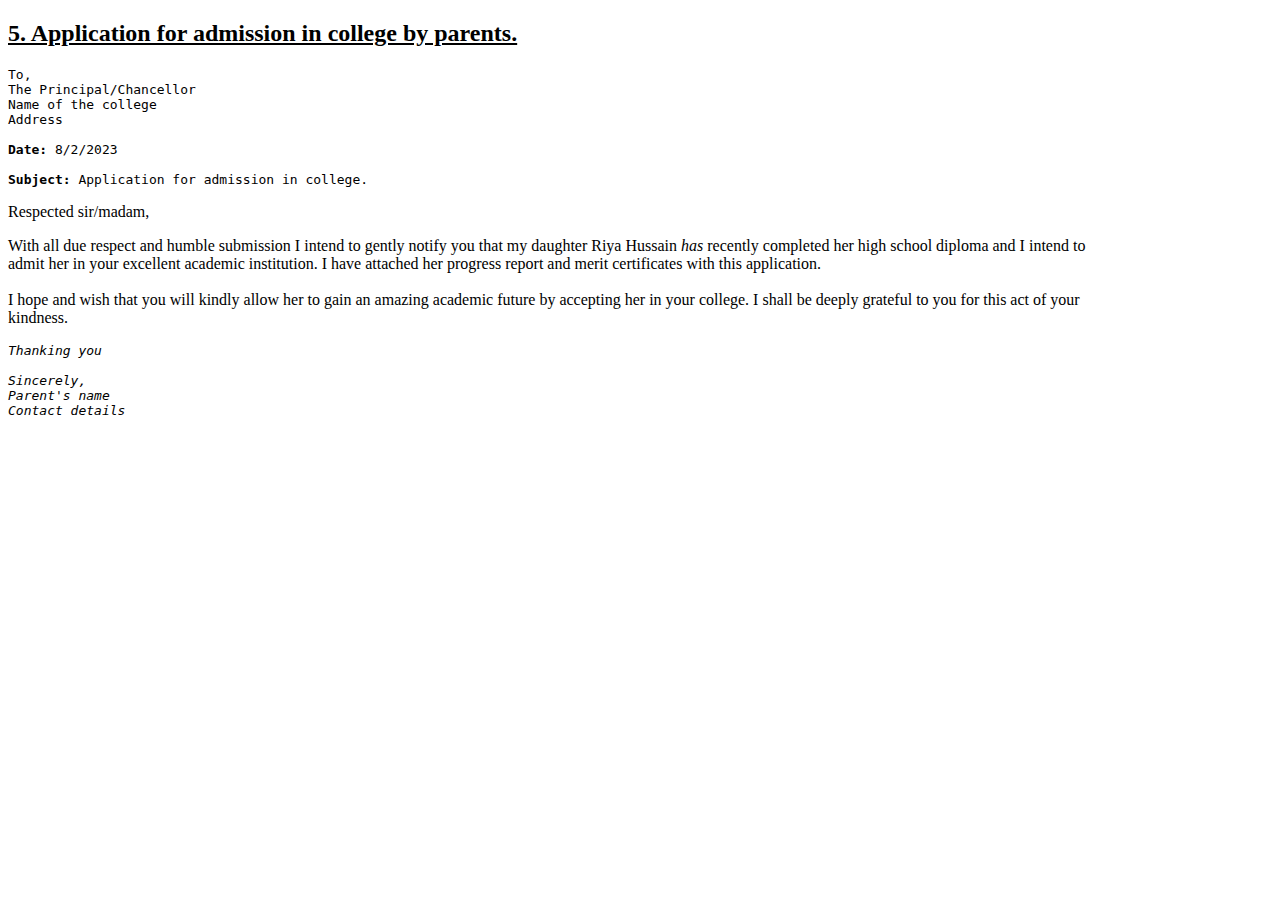
<file: use_tags.html>
<!DOCTYPE html>
<html>
    <head>
        <title>First Practical</title>
    </head>
  <body>
    <h2><b><u>5. Application for admission in college by parents.</u></b></h2>

    <pre>
To,
The Principal/Chancellor
Name of the college
Address

<b>Date:</b> 8/2/2023

<b>Subject:</b> Application for admission in college.
</pre >

    <p>Respected sir/madam,</p>
    <p> With all due respect and humble submission I intend to gently notify you
      that my daughter Riya Hussain<em> has </em>recently completed her high school
      diploma and I intend to<br> admit her in your excellent academic institution.
      I have attached her progress report and merit certificates with this
      application.
      <br><br>
      I hope and wish that you will kindly allow her to gain an amazing academic
      future by accepting her in your college. I shall be deeply grateful to you
      for this act of your <br>kindness.
    </p>
    
    

<pre>
<i>Thanking you</i>

<i>Sincerely,
Parent's name
Contact details</i> 
</pre>
</body>
</html>
</file>
<file: css/style.css>
*{
    margin: 0px;
    padding: 0px;
    font-family: sans-serif;
}

.header h1{
    text-align: center;
    padding: 25px 0px;
    text-decoration: underline;
}
.container{
    width: 1170px;
    margin: auto;
    display: flex;
    flex-wrap: wrap;
    justify-content: space-around;
   
}
.container .Item img{
    width: 3rem;
}
.Item{
    flex-basis: 23%;
    margin: 10px 0px;
    box-shadow: 0px 0px 10px 3px lightgray;
    background: #fff;
    text-align: center;
    padding: 10px 0px;
}
.Item:hover{
    background-color: blue;
    
}
.Item:hover button{
    background: white;
    color: blue;
}
.Item:hover h3, .Item:hover p{
    color: #fff;
}
.Item h3{
    padding: 10px 0px;
    font-size: 1.5rem;
}
.Item p{
    font-size: 13px;
    padding: 10px;
}
.Item button{
    background: blue;
    padding: 10px;
    width: 10rem;
    outline: none;
    border: #fff;
    font-size: 1.2rem;
    border-radius: 2rem;
   margin: 10px 0px;
   color: #fff;

}
.Item button a{
    color: #fff;
    text-decoration: none;
}
.Item:hover a{
    color: blue;
}
.Item:hover h3, .Item:hover p{
    color: #fff;
    
}
@media  only screen  and (min-width: 200px) and (max-width: 767px){
    .container{
        width: 100%;
        flex-direction: column;
    }
    .Item{
        margin: 10px;
    }
    img{
        width: 100%;
    }
}
</file>
<file: doctor_project/css/style.css>
@import url('https://fonts.googleapis.com/css2?family=Poppins:wght@100;200;300;400;500;600;700&display=swap');

:root{
    --green:#16a085;
    --black:#444;
    --light-color:#777;
    --box-shadow:.5rem .5rem 0 rgba(22, 160, 133, .2);
    --text-shadow:.4rem .4rem 0 rgba(0, 0, 0, .2);
    --border:.2rem solid var(--green);
}

*{
    font-family: 'Poppins', sans-serif;
    margin:0; padding: 0;
    box-sizing: border-box;
    outline: none; border: none;
    text-transform: capitalize;
    transition: all .2s ease-out;
    text-decoration: none;
}

html{
    font-size: 62.5%;
    overflow-x: hidden;
    scroll-padding-top: 7rem;
    scroll-behavior: smooth;
}

section{
    padding:2rem 9%;
}

section:nth-child(even){
    background: #f5f5f5;
}

.heading{
    text-align: center;
    padding-bottom: 2rem;
    text-shadow: var(--text-shadow);
    text-transform: uppercase;
    color:var(--black);
    font-size: 5rem;
    letter-spacing: .4rem;
}

.heading span{
    text-transform: uppercase;
    color:var(--green);
}

.btn{
    display: inline-block;
    margin-top: 1rem;
    padding: .5rem;
    padding-left: 1rem;
    border:var(--border);
    border-radius: .5rem;
    box-shadow: var(--box-shadow);
    color:var(--green);
    cursor: pointer;
    font-size: 1.7rem;
    background: #fff;
}

.btn span{
    padding:.7rem 1rem;
    border-radius: .5rem;
    background: var(--green);
    color:#fff;
    margin-left: .5rem;
}

.btn:hover{
    background: var(--green);
    color:#fff;
}

.btn:hover span{
    color: var(--green);
    background:#fff;
    margin-left: 1rem;
}

.header{
    padding:2rem 9%;
    position: fixed;
    top:0; left: 0; right: 0;
    z-index: 1000;
    box-shadow: 0 .5rem 1.5rem rgba(0, 0, 0, .1);
    display: flex;
    align-items: center;
    justify-content: space-between;
    background: #fff;
}

.header .logo{
    font-size: 2.5rem;
    color: var(--black);
}

.header .logo i{
    color: var(--green);
}

.header .navbar a{
    font-size: 1.7rem;
    color: var(--light-color);
    margin-left: 2rem;
}

.header .navbar a:hover{
    color: var(--green);
}

#menu-btn{
    font-size: 2.5rem;
    border-radius: .5rem;
    background: #eee;
    color:var(--green);
    padding: 1rem 1.5rem;
    cursor: pointer;
    display: none;
}

.home{
    display: flex;
    align-items: center;
    flex-wrap: wrap;
    gap:1.5rem;
    padding-top: 10rem;
}

.home .image{
    flex:1 1 45rem;
}

.home .image img{
    width: 100%;
}

.home .content{
    flex:1 1 45rem;
}

.home .content h3{
    font-size: 4.5rem;
    color:var(--black);
    line-height: 1.8;
    text-shadow: var(--text-shadow);
}

.home .content p{
    font-size: 1.7rem;
    color:var(--light-color);
    line-height: 1.8;
    padding: 1rem 0;
}

.icons-container{
    display: grid;
    gap:2rem;
    grid-template-columns: repeat(auto-fit, minmax(20rem, 1fr));
    padding-top: 5rem;
    padding-bottom: 5rem;
}

.icons-container .icons{
    border:var(--border);
    box-shadow: var(--box-shadow);
    border-radius: .5rem;
    text-align: center;
    padding: 2.5rem;
}

.icons-container .icons i{
    font-size: 4.5rem;
    color:var(--green);
    padding-bottom: .7rem;
}

.icons-container .icons h3{
    font-size: 4.5rem;
    color:var(--black);
    padding: .5rem 0;
    text-shadow: var(--text-shadow);
}

.icons-container .icons p{
    font-size: 1.7rem;
    color:var(--light-color);
}

.services .box-container{
    display: grid;
    grid-template-columns: repeat(auto-fit, minmax(27rem, 1fr));
    gap:2rem;
}

.services .box-container .box{
    background:#fff;
    border-radius: .5rem;
    box-shadow: var(--box-shadow);
    border:var(--border);
    padding: 2.5rem;
}

.services .box-container .box i{
    color: var(--green);
    font-size: 5rem;
    padding-bottom: .5rem;
}

.services .box-container .box h3{
    color: var(--black);
    font-size: 2.5rem;
    padding:1rem 0;
}

.services .box-container .box p{
    color: var(--light-color);
    font-size: 1.4rem;
    line-height: 2;
}

.about .row{
    display: flex;
    align-items: center;
    flex-wrap: wrap;
    gap:2rem;
}

.about .row .image{
    flex:1 1 45rem;
}

.about .row .image img{
    width: 100%;
}

.about .row .content{
    flex:1 1 45rem;
}

.about .row .content h3{
    color: var(--black);
    text-shadow: var(--text-shadow);
    font-size: 4rem;
    line-height: 1.8;
}

.about .row .content p{
    color: var(--light-color);
    padding:1rem 0;
    font-size: 1.5rem;
    line-height: 1.8;
}

.doctors .box-container{
    display: grid;
    grid-template-columns: repeat(auto-fit, minmax(30rem, 1fr));
    gap:2rem;
}

.doctors .box-container .box{
    text-align: center;
    background:#fff;
    border-radius: .5rem;
    border:var(--border);
    box-shadow: var(--box-shadow);
    padding:2rem;
}

.doctors .box-container .box img{
    height: 20rem;
    border:var(--border);
    border-radius: .5rem;
    margin-top: 1rem;
    margin-bottom: 1rem;
}

.doctors .box-container .box h3{
    color:var(--black);
    font-size: 2.5rem;
}

.doctors .box-container .box span{
    color:var(--green);
    font-size: 1.5rem;
}

.doctors .box-container .box .share{
    padding-top: 2rem;
}

.doctors .box-container .box .share a{
    height: 5rem;
    width: 5rem;
    line-height: 4.5rem;
    font-size: 2rem;
    color:var(--green);
    border-radius: .5rem;
    border:var(--border);
    margin:.3rem;
}

.doctors .box-container .box .share a:hover{
    background:var(--green);
    color:#fff;
    box-shadow: var(--box-shadow);
}

.book .row{
    display: flex;
    align-items: center;
    flex-wrap: wrap;
    gap:2rem;
}
 
.book .row .image{
    flex:1 1 45rem;
}

.book .row .image img{
    width: 100%;
}

.book .row form{
    flex:1 1 45rem;
    background: #fff;
    border:var(--border);
    box-shadow: var(--box-shadow);
    text-align: center;
    padding: 2rem;
    border-radius: .5rem;
}

.book .row form h3{
    color:var(--black);
    padding-bottom: 1rem;
    font-size: 3rem;
}

.book .row form .box{
    width: 100%;
    margin:.7rem 0;
    border-radius: .5rem;
    border:var(--border);
    font-size: 1.6rem;
    color: var(--black);
    text-transform: none;
    padding: 1rem;
}

.book .row form .btn{
    padding:1rem 4rem;
}

.review .box-container{
    display: grid;
    grid-template-columns: repeat(auto-fit, minmax(27rem, 1fr));
    gap:2rem;
}

.review .box-container .box{
    border:var(--border);
    box-shadow: var(--box-shadow);
    border-radius: .5rem;
    padding:2.5rem;
    background: #fff;
    text-align: center;
    position: relative;
    overflow: hidden;
    z-index: 0;
}

.review .box-container .box img{
    height: 10rem;
    width: 10rem;
    border-radius: 50%;
    object-fit: cover;
    border:.5rem solid #fff;
}

.review .box-container .box h3{
    color:#fff;
    font-size: 2.2rem;
    padding:.5rem 0;
}

.review .box-container .box .stars i{
    color:#fff;
    font-size: 1.5rem;
}

.review .box-container .box .text{
    color:var(--light-color);
    line-height: 1.8;
    font-size: 1.6rem;
    padding-top: 4rem;
}

.review .box-container .box::before{
    content: '';
    position: absolute;
    top:-4rem; left: 50%;
    transform:translateX(-50%);
    background:var(--green);
    border-bottom-left-radius: 50%;
    border-bottom-right-radius: 50%;
    height: 25rem;
    width: 120%;
    z-index: -1;
}

.blogs .box-container{
    display: grid;
    grid-template-columns: repeat(auto-fit, minmax(30rem, 1fr));
    gap:2rem;
}

.blogs .box-container .box{
    border:var(--border);
    box-shadow: var(--box-shadow);
    border-radius: .5rem;
    padding: 2rem;
}

.blogs .box-container .box .image{
    height: 20rem;
    overflow:hidden;
    border-radius: .5rem;
}

.blogs .box-container .box .image img{
    height: 100%;
    width: 100%;
    object-fit: cover;
}

.blogs .box-container .box:hover .image img{
    transform:scale(1.2);
}

.blogs .box-container .box .content{
    padding-top: 1rem;
}

.blogs .box-container .box .content .icon{
    padding: 1rem 0;
    display: flex;
    align-items: center;
    justify-content: space-between;
}

.blogs .box-container .box .content .icon a{
    font-size: 1.4rem;
    color: var(--light-color);
}

.blogs .box-container .box .content .icon a:hover{
    color:var(--green);
}

.blogs .box-container .box .content .icon a i{
    padding-right: .5rem;
    color: var(--green);
}

.blogs .box-container .box .content h3{
    color:var(--black);
    font-size: 3rem;
}

.blogs .box-container .box .content p{
    color:var(--light-color);
    font-size: 1.5rem;
    line-height: 1.8;
    padding:1rem 0;
}

.footer .box-container{
    display: grid;
    grid-template-columns: repeat(auto-fit, minmax(22rem, 1fr));
    gap:2rem;
}

.footer .box-container .box h3{
    font-size: 2.5rem;
    color:var(--black);
    padding: 1rem 0;
}

.footer .box-container .box a{
    display: block;
    font-size: 1.5rem;
    color:var(--light-color);
    padding: 1rem 0;
}

.footer .box-container .box a i{
    padding-right: .5rem;
    color:var(--green);
}

.footer .box-container .box a:hover i{
    padding-right:2rem;
}

.footer .credit{
    padding: 1rem;
    padding-top: 2rem;
    margin-top: 2rem;
    text-align: center;
    font-size: 2rem;
    color:var(--light-color);
    border-top: .1rem solid rgba(0, 0, 0, .1);
}

.footer .credit span{
    color:var(--green);
}









/* media queries  */
@media (max-width:991px){

    html{
        font-size: 55%;
    }

    .header{
        padding: 2rem;
    }

    section{
        padding:2rem;
    }

}

@media (max-width:768px){

    #menu-btn{
        display: initial;
    }

    .header .navbar{
        position: absolute;
        top:115%; right: 2rem;
        border-radius: .5rem;
        box-shadow: var(--box-shadow);
        width: 30rem;
        border: var(--border);
        background: #fff;
        transform: scale(0);
        opacity: 0;
        transform-origin: top right;
        transition: none;
    }

    .header .navbar.active{
        transform: scale(1);
        opacity: 1;
        transition: .2s ease-out;
    }

    .header .navbar a{
        font-size: 2rem;
        display: block;
        margin:2.5rem;
    }

}

@media (max-width:450px){

    html{
        font-size: 50%;
    }

}
</file>
<file: grocery/css/style.css>
@import url('https://fonts.googleapis.com/css2?family=Poppins:ital,wght@0,400;0,500;1,300&display=swap');

:root
{
    --green: green;
    --black: #130f40;
    --light-color:#666;
    --box-shadow: 0 .5rem 1.5rem rgba(0,0,0,.1);
    --border: 2rem solid  rgba(0,0,0.1);
    --outline: .1rem solid  rgba(0,0,0.1);
}

*
{
    font-family: 'Poppins', sans-serif;
    margin: 0;
    padding: 0;
    box-sizing: border-box;
    outline: none;
    border: none;
    text-decoration: none;
    text-transform: capitalize;
    transition: all .2s linear;
}
html{
     font-size: 62.5%; 
     overflow-x: hidden;
     scroll-behavior: smooth;
     scroll-padding: 7rem;

}
body{
    background: #eee;
}
/*code for banner */
section{
    padding: 2rem 9%;
}
.home{
    border: 1px solid;
    display: flex;
    justify-content: center;
    background: url(../image/fruit-vegetable.jpg) no-repeat;
    background-position: center;
    background-size: cover;
    padding-top: 17rem;
    padding-bottom: 10rem;
    
   
}
.home .content{
    text-align: center;
    width: 60rem;
    
}
.home .content h3{
    color: var(--black);
    font-size: 3rem;
    text-align: center;
}
.home .content h3 span{
    color: var(--green);
}
.home .content p{
    font-size: 1.3rem;
    color: var(--light-color);
    padding: 1rem 0;
    line-height: 1.8;
    text-align: center;
}

/* code for features */
.heading{
    text-align: center;
    padding: 2rem 0;
    padding-bottom: 3rem;
    font-size: 3.5rem;
    color: var(--black);
}
.heading span{
    background: var(--green);
    color: #fff;
    display: inline-block;
    padding: .5rem 3rem;
    border-radius: 3rem;
}
.btn{
    border: .2rem solid  var(--black);
    margin-top: 1rem;
    display: inline-block;
    padding: .8rem 3rem;
    font-size: 1.7rem;
    border-radius: .5rem;
    color: var(--black);
    cursor: pointer;
    background-color: rgb(241, 228, 84);
}
.btn:hover{
    background-color: rgb(52, 193, 111);
    color: white;
}
.header{
   
    position: fixed;
    top: 0;
    left:0;
    right: 0;
    display: flex;
    align-items: center;
    justify-content: space-between;
    padding: 2rem 9%;
    background: #fff;
    box-shadow: var(--box-shadow);
}
.header .logo{
    font-size: 2.5rem;
    font-weight: bolder;
}
.header .logo i{
    color: var(--green);
}
.header .navbar a{
    font-size: 1.7rem;
    margin: 0 1rem;
    color: var(--black);
}
.header .navbar a:hover{
    color: var(--green);
}
.header .icons div
{
    border: 0px solid;
    height: 5rem;
    width: 4.5rem;
    line-height: 4.5rem;
    border-radius: .5rem;
    color: var(--black);
    font-size: 2rem;
    margin-right: .3rem;
    text-align: center;
    cursor: pointer;
    background:rgb(226, 224, 224);
    text-align: center;
}
.header .icons div:hover{
background: var(--green);
color: white;

}
.icon:hover {
    color: #fff
    }
#menu-btn{
    display: none;
}

.header .navbar.active{
    right: 2rem;
    transition: .4s linear;
}
.header .search-form{
    border: 0px solid;
    position: absolute;
    top: 110%;
    right: -110%;
    width: 50rem;
    height: 4.5rem;
    background: #fff;
    border-radius: .5rem;
    overflow: hidden;
    display: flex;
    align-items: center;
    box-shadow: var(--box-shadow);
   

}
.header .search-form.active{
    right: 2rem;
    transition: .4s linear;
}
.header .search-form input{
    height: 100%;
    width: 100%;
    background: none;
    text-transform: none;
    font-size: 1.6rem;
    color: var(--black);
    padding: 0 1.5rem;
}
.header .search-form label{
    font-size: 2.2rem;
    padding-right: 1.5rem;
    color: var(--black);
    cursor: pointer;
}
.header .search-form label:hover{
    color: var(--green);
}
.header .shopping-cart
{
    position: absolute;
    top: 110%;
    right: -100%;
    padding: 1rem;
    border-radius: .5rem;
    box-shadow: var(--box-shadow);
    width: 30rem;
    background: #fff;
}
.header .shopping-cart .box{
    display: flex;
    align-items: center;
    gap: 1rem;
    position: relative;
    margin: 1rem 0;
}
.header .shopping-cart .box img{
     height: 8rem;
     justify-content: space-between;

}
.header .shopping-cart .box .fa-trash{
      font-size: 2rem;
      position: absolute;
      top: 50%;
      right: 1rem;
      cursor: pointer;
      color: var(--light-color);
      transform: translateY(-50%);
}
.header .shopping-cart .box .fa-trash:hover{
    color: red;
}
.header .shopping-cart .box .content h3{
     color:var(--black);
     font-size: 1.7rem;
     padding-bottom: 1rem;
    
}
.header .shopping-cart .box .content span{
    color:var(--light-color);
    font-size: 1.2rem;
    
   
}
.header .shopping-cart .box .tag{
    margin-left: 2rem;
}
.header .shopping-cart .box .taag{
    margin-left: 2rem;
}
.header .shopping-cart .box .pricee{
    margin-left: 2rem;
}
.header .shopping-cart .box .quantity{
    padding-left: 1rem;
}
.header .shopping-cart .total{
      font-size: 2.5rem;
      padding: 1rem;
      text-align: center;
      color: var(--black);
}
.header .shopping-cart .btn{
    display: block;
    text-align: center;
    margin: 1rem 0;
}
.header .shopping-cart.active{
    right: 2rem;
    transition: .4s linear;
}
.header .login-form{
    position: absolute;
    top: 110%;
    right: -110rem;
    width: 31rem;
    height: 31rem;
    box-shadow: var(--box-shadow);
    padding: 2rem;
    border-radius: .5rem;
    background: #fff;
    text-align: center ;
}
.header .login-form{
    font-size: 2.5rem;
    text-transform: uppercase;
    color: var(--black);
}
.header .login-form .box{
    width: 100%;
    border: 1px solid;
    margin: .7rem 0;
    background: #eee;
    border-radius: .5rem;
    padding: 1rem;
    font-size: 1.6rem;
    color: var(--black);
    text-transform: none;
}

.header .login-form p{
    font-size: 1.4rem;
    padding: .5rem 0;
    color: var(--light-color);
}
.header .login-form p a{
    color: var(--green);
    text-decoration: underline;
}
.header .login-form.active{
    right: 2rem;
    transition: .4s linear;
}
/* features */
.features .box-container{
       display: grid;
       grid-template-columns: repeat(auto-fit, minmax(30rem, 1fr));
       gap: 2.5rem;
}
.features .box-container .box{
    padding: 3rem 2rem;
    background: #fff;
    box-shadow: var(--box-shadow);
    outline: var(--outline);
    outline-offset: -1rem;
    text-align: center;
}
.features .box-container .box:hover{
    box-shadow: 2px 5px 10px 5px var(--green);
}
.features .box-container .box img{
    margin: 1rem;
    height: 15rem;

}
.features .box-container .box h3{
    font-size: 2.5rem;
    line-height: 1.8;
    color: var(--black);
}
.features .box-container .box p{
    font-size: 1.1rem;
    line-height: 1.8;
    color: var(--light-color);
}
/* product */




  


@media (max-width: 991px) {
    html{
        font-size: 55%;
    }
    .header{
        padding: 2rem;
    }
   section{
     padding: 2rem ;
   }
    
}
@media (max-width: 768px){
    #menu-btn{
        display: inline-block;
    }
    .header .search-form{
        width: 90%;
    }
    .header .navbar{
        position: absolute;
        top: 100%;
        right: -110%;
        width: 30rem;
        box-shadow: var(--box-shadow);
        border-radius: .5rem;
        background:#fff ;
    }
    .header .navbar a{
        font-size: 2rem;
        margin: 2rem 2.5rem;
        display: block;
    }
}

@media (max-width: 450px) {
    html{
        font-size: 50%;
    }
    .heading{
        font-size: 2.5rem;
    }
}
</file>
